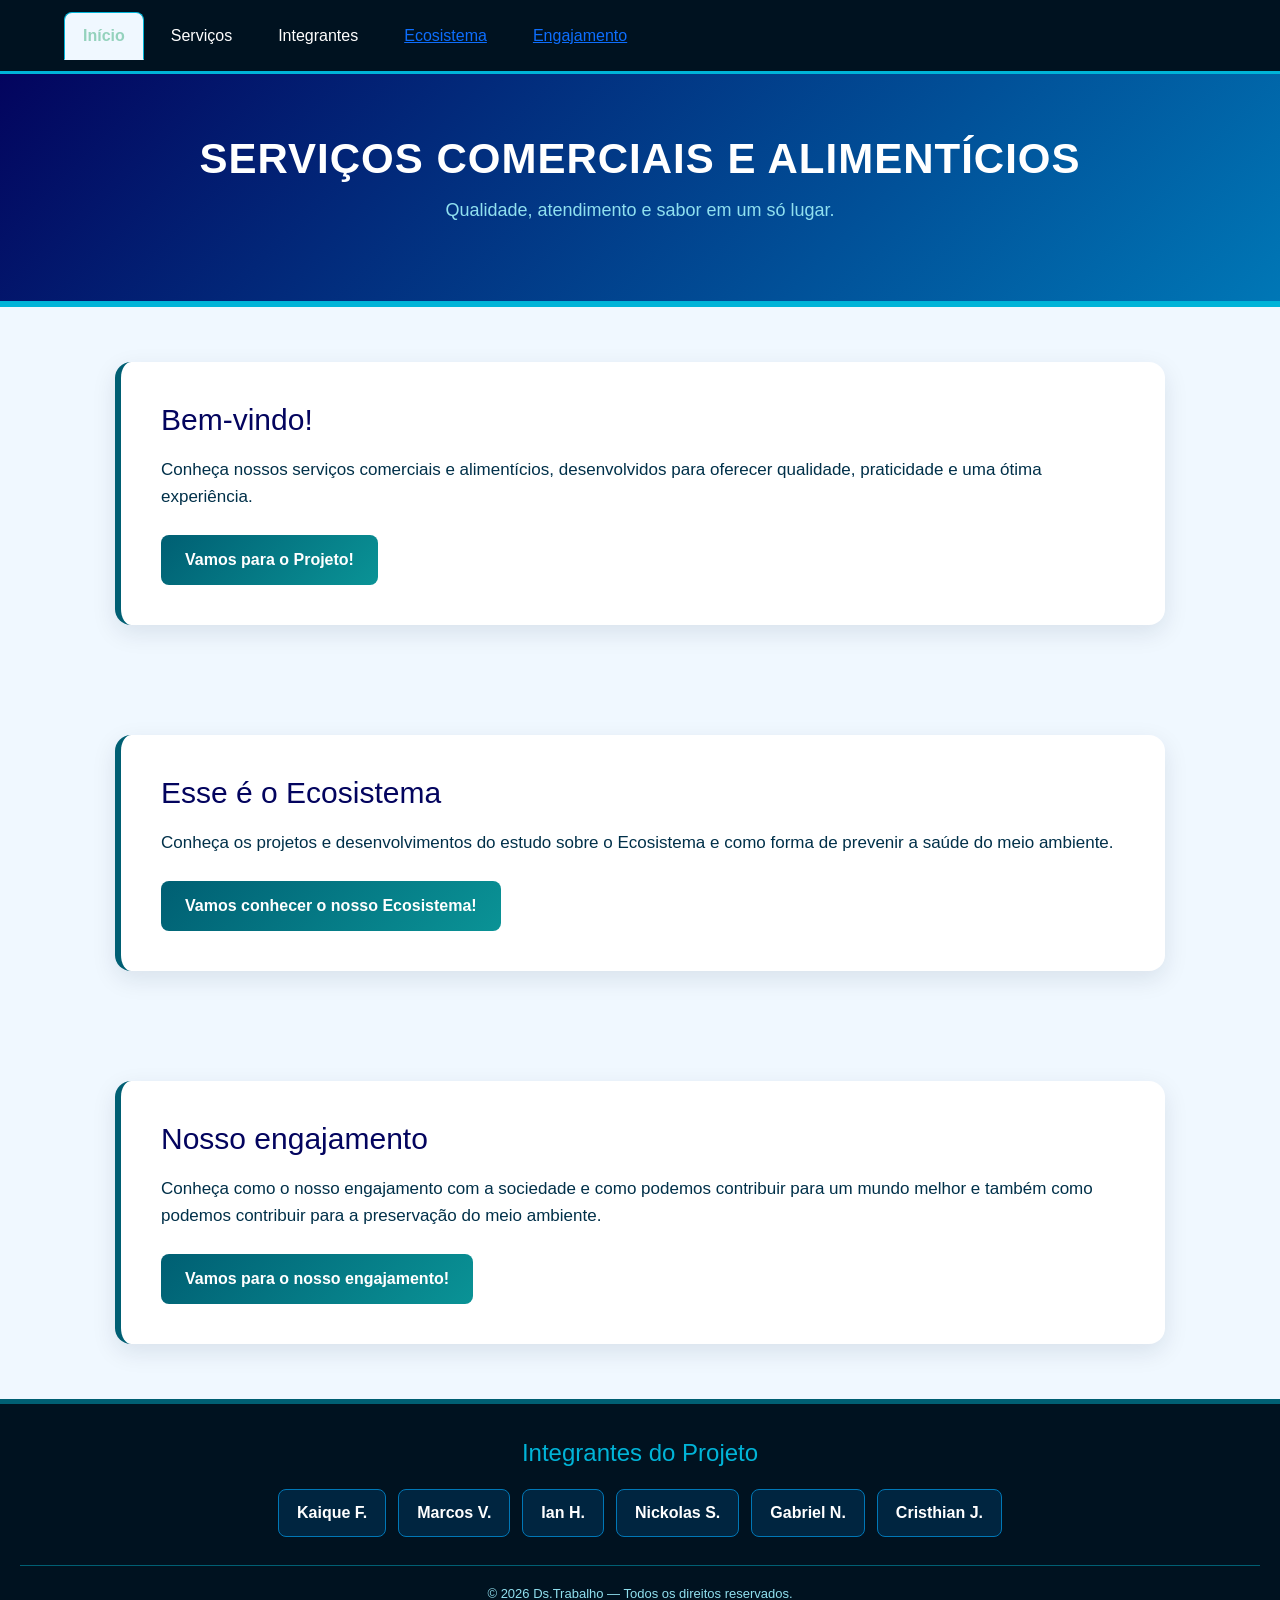
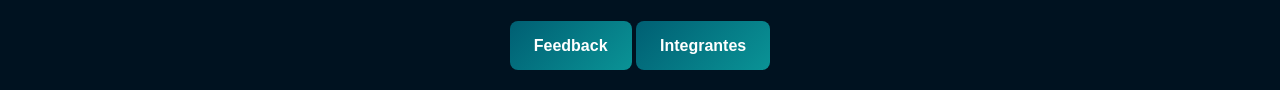
<file: index.html>
<!DOCTYPE html>
<html lang="pt-BR">
<head>
    <meta charset="UTF-8">
    <meta name="viewport" content="width=device-width, initial-scale=1.0">

    <title>Ds.Test | Serviços Comerciais</title>

    <link href="https://cdn.jsdelivr.net/npm/bootstrap@5.3.3/dist/css/bootstrap.min.css" rel="stylesheet">

    <link rel="stylesheet" href="ds2.css">
</head>

<body>

    <nav class="menu">
        <ul class="nav nav-tabs">
            <li class="nav-item">
                <a class="nav-link active" href="#">Início</a>
            </li>
            <li class="nav-item">
                <a class="nav-link" href="#servicos">Serviços</a>
            </li>
            <li class="nav-item">
                <a class="nav-link" href="#integrantes">Integrantes</a>
            </li>
            <li class="nav-link">
            <a href="page3.html" href="#page3.html">Ecosistema</a>
            </li>
            <li class="nav-link">
            <a href="page4.html" href="#page4.html">Engajamento</a>
            </li>
    
        </ul>
    </nav>

    <header class="cabecalho">
        <h1>Serviços Comerciais e Alimentícios</h1>
        <p>Qualidade, atendimento e sabor em um só lugar.</p>
    </header>

    <main class="conteudo" id="servicos">
        <section class="cartao">
            <h2>Bem-vindo!</h2>

            <p>
                Conheça nossos serviços comerciais e alimentícios,
                desenvolvidos para oferecer qualidade, praticidade
                e uma ótima experiência.
            </p>

            <a href="page2.html" class="botao">
                Vamos para o Projeto!
            </a>
        </section>
    </main>

    <main class="conteudo" id="servicos">
        <section class="cartao">
            <h2>Esse é o Ecosistema</h2>

            <p>
              Conheça os projetos e desenvolvimentos do estudo sobre o Ecosistema
              e como forma de prevenir a saúde do meio ambiente.
            </p>

            <a href="page3.html" class="botao">
                Vamos conhecer o nosso Ecosistema!
            </a>
        </section>
    </main>

    <main class="conteudo" id="servicos">
        <section class="cartao">
            <h2>Nosso engajamento</h2>

            <p>
              Conheça como o nosso engajamento com a sociedade e como podemos contribuir para um mundo melhor e também como podemos contribuir para a preservação do meio ambiente.
            </p>

            <a href="page4.html" class="botao">
                Vamos para o nosso engajamento!
            </a>
        </section>
    </main>


    <footer class="rodape" id="integrantes">
        <h2>Integrantes do Projeto</h2>

        <div class="integrantes">

            <div class="integrante" tabindex="0">
                <p>Kaique F.</p>
                <div class="email-integrante">
                    <span>E-mail</span>
                    <a href="mailto:kaique.batista@soucosin.com.br">
                        kaique.batista@soucosin.com.br
                    </a>
                </div>
            </div>

            <div class="integrante" tabindex="0">
                <p>Marcos V.</p>
                <div class="email-integrante">
                    <span>E-mail</span>
                    <a href="mailto:kaique.oliveira@soucosin.com.br">
                        marcos.oliveira@soucosin.com.br
                    </a>
                </div>
            </div>

            <div class="integrante" tabindex="0">
                <p>Ian H.</p>
                <div class="email-integrante">
                    <span>E-mail</span>
                    <a href="mailto:ian.hikawa@soucosin.com.br">
                        ian.hikawa@soucosin.com.br
                    </a>
                </div>
            </div>

            <div class="integrante" tabindex="0">
                <p>Nickolas S.</p>
                <div class="email-integrante">
                    <span>E-mail</span>
                    <a href="mailto:nickolas@soucosin.com.br">
                        nickolas.favaro@soucosin.com.br
                    </a>
                </div>
            </div>

            <div class="integrante" tabindex="0">
                <p>Gabriel N.</p>
                <div class="email-integrante">
                    <span>E-mail</span>
                    <a href="mailto:gabriel.santos@soucosin.com.br">
                        gabriel.santos@soucosin.com.br
                    </a>
                </div>
            </div>

            <div class="integrante" tabindex="0">
                <p>Cristhian J.</p>
                <div class="email-integrante">
                    <span>E-mail</span>
                    <a href="mailto:cristhian.jose@soucosin.com.br">
                        cristhian.jose@soucosin.com.br
                    </a>
                </div>
            </div>

        </div>

        <p class="creditos">
            © 2026 Ds.Trabalho — Todos os direitos reservados.
        </p>

        <a href="feedback.html" class="botao">
            Feedback
        </a>
        
        <a href="integrantes.html" class="botao">
            Integrantes
        </a>
    </footer>

</body>
</html>
</file>
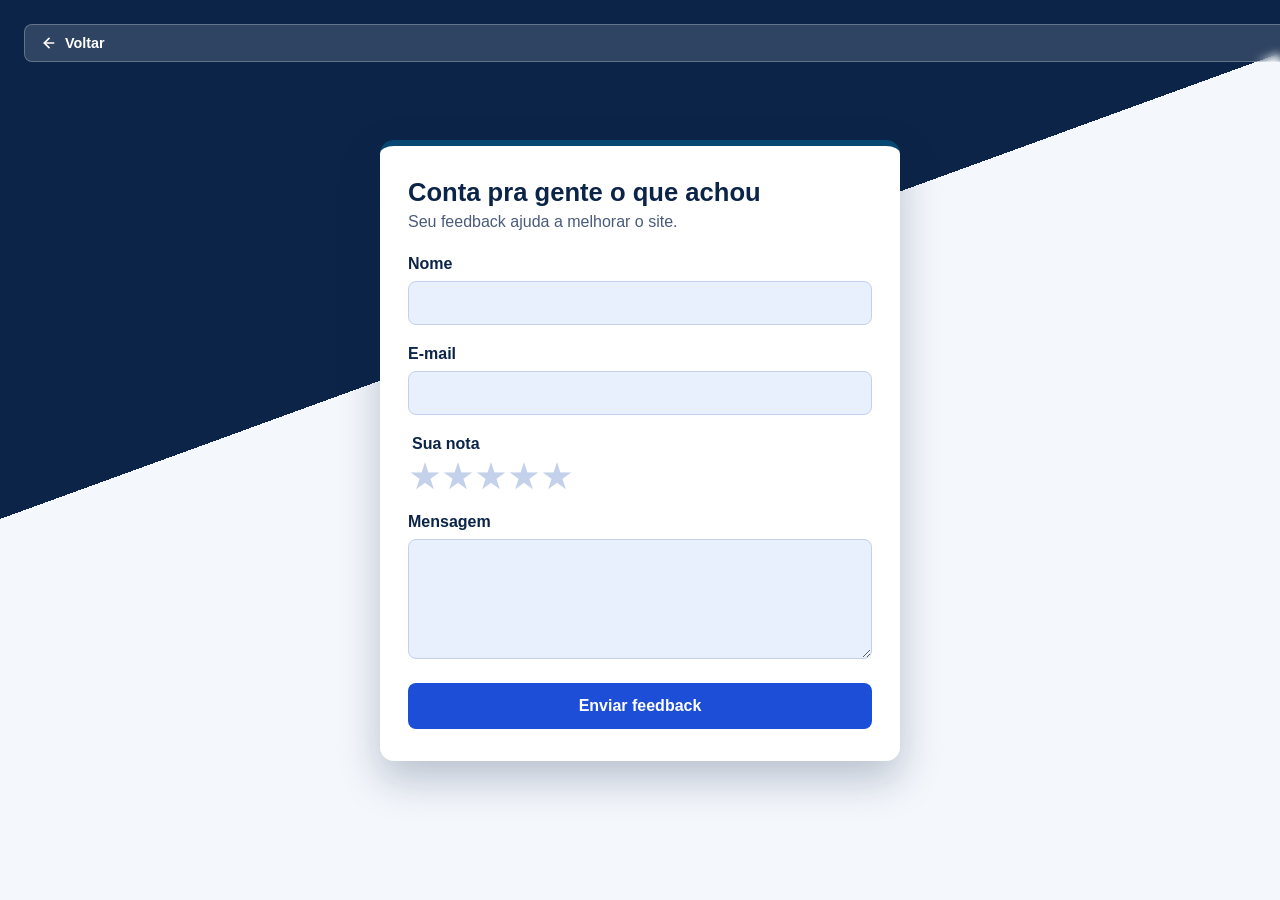
<file: feedback.html>
<!DOCTYPE html>
<html lang="pt-BR">
<head>
<meta charset="UTF-8">
<meta name="viewport" content="width=device-width, initial-scale=1">
<title>Feedback</title>
<style>
  :root {
    --azul-escuro: #0b2447;
    --azul: #1d4ed8;
    --azul-claro: #e8f0fe;
    --vermelho: #064772;
    --texto: #14213d;
    --borda: #c3d1ea;
    --fundo: #f4f7fc;
  }
  * { box-sizing: border-box; }
  body {
    margin: 0;
    min-height: 100vh;
    display: grid;
    place-items: center;
    padding: 24px;
    font-family: "Trebuchet MS", "Segoe UI", Arial, sans-serif;
    color: var(--texto);
    background: linear-gradient(160deg, var(--azul-escuro) 0 38%, var(--fundo) 38% 100%);
  }
  
  /* ESTILO DO BOTÃO VOLTAR */
  .btn-voltar {
    position: absolute;
    top: 24px;
    left: 24px;
    background: rgba(255, 255, 255, 0.15);
    color: #fff;
    border: 1px solid rgba(255, 255, 255, 0.25);
    padding: 10px 16px;
    border-radius: 8px;
    font-size: 0.9rem;
    font-weight: bold;
    cursor: pointer;
    display: inline-flex;
    align-items: center;
    gap: 8px;
    transition: all 0.2s ease;
    backdrop-filter: blur(4px);
  }
  .btn-voltar:hover {
    background: #fff;
    color: var(--azul-escuro);
    box-shadow: 0 4px 12px rgba(0, 0, 0, 0.15);
  }

  .cartao {
    width: 100%;
    max-width: 520px;
    background: #fff;
    border-radius: 14px;
    border-top: 6px solid var(--vermelho);
    box-shadow: 0 18px 40px rgba(11, 36, 71, .25);
    padding: 32px 28px;
  }
  h1 { margin: 0 0 6px; font-size: 1.6rem; color: var(--azul-escuro); }
  p.sub { margin: 0 0 24px; color: #4a5b7a; }
  label, legend { display: block; font-weight: 700; margin-bottom: 8px; color: var(--azul-escuro); }
  .campo { margin-bottom: 20px; border: 0; padding: 0; }
  input[type="text"], input[type="email"], textarea {
    width: 100%;
    padding: 12px 14px;
    border: 1.5px solid var(--borda);
    border-radius: 8px;
    font: inherit;
    color: inherit;
    background: var(--azul-claro);
  }
  textarea { min-height: 120px; resize: vertical; }
  input:focus, textarea:focus, button:focus-visible, .estrelas input:focus-visible + label {
    outline: 3px solid var(--azul);
    outline-offset: 2px;
  }
  .estrelas { display: flex; flex-direction: row-reverse; justify-content: flex-end; gap: 4px; }
  .estrelas input { position: absolute; opacity: 0; }
  .estrelas label {
    font-size: 2rem; line-height: 1; margin: 0; cursor: pointer;
    color: var(--borda);
  }
  .estrelas label:hover,
  .estrelas label:hover ~ label,
  .estrelas input:checked ~ label { color: var(--vermelho); }
  button {
    width: 100%;
    padding: 14px;
    border: 0;
    border-radius: 8px;
    background: var(--azul);
    color: #fff;
    font: inherit;
    font-weight: 700;
    cursor: pointer;
  }
  button:hover { background: var(--azul-escuro); }
  .ok { display: none; margin-top: 16px; padding: 12px; border-radius: 8px; background: var(--azul-claro); color: var(--azul-escuro); font-weight: 700; text-align: center; }
  .ok.visivel { display: block; }
</style>
</head>
<body>

  <!-- NOVO BOTÃO DE VOLTAR ADICIONADO AQUI -->
  <button class="btn-voltar" onclick="history.back()">
    <svg width="16" height="16" viewBox="0 0 24 24" fill="none" stroke="currentColor" stroke-width="2.5" stroke-linecap="round" stroke-linejoin="round"><line x1="19" y1="12" x2="5" y2="12"></line><polyline points="12 19 5 12 12 5"></polyline></svg>
    Voltar
  </button>

  <main class="cartao">
    <h1>Conta pra gente o que achou</h1>
    <p class="sub">Seu feedback ajuda a melhorar o site.</p>

    <form id="form">
      <div class="campo">
        <label for="nome">Nome</label>
        <input type="text" id="nome" name="nome" required>
      </div>

      <div class="campo">
        <label for="email">E-mail</label>
        <input type="email" id="email" name="email" required>
      </div>

      <fieldset class="campo">
        <legend>Sua nota</legend>
        <div class="estrelas">
          <input type="radio" id="n5" name="nota" value="5"><label for="n5" title="5 estrelas">★</label>
          <input type="radio" id="n4" name="nota" value="4"><label for="n4" title="4 estrelas">★</label>
          <input type="radio" id="n3" name="nota" value="3"><label for="n3" title="3 estrelas">★</label>
          <input type="radio" id="n2" name="nota" value="2"><label for="n2" title="2 estrelas">★</label>
          <input type="radio" id="n1" name="nota" value="1" required><label for="n1" title="1 estrela">★</label>
        </div>
      </fieldset>

      <div class="campo">
        <label for="mensagem">Mensagem</label>
        <textarea id="mensagem" name="mensagem" required></textarea>
      </div>

      <button type="submit">Enviar feedback</button>
      <div class="ok" id="ok" role="status">Feedback enviado. Obrigado!</div>
    </form>
  </main>

  <script>
    const EMAIL_DESTINO = 'kaique.batista@soucosin.com.br';

    const form = document.getElementById('form');
    const ok = document.getElementById('ok');
    const botao = form.querySelector('button');

    form.addEventListener('submit', async function (e) {
      e.preventDefault();
      botao.disabled = true;
      botao.textContent = 'Enviando...';
      ok.classList.remove('visivel');

      const dados = Object.fromEntries(new FormData(form));
      dados._subject = 'Novo feedback do site';
      dados._template = 'table';

      try {
        const resp = await fetch('https://formsubmit.co/ajax/' + encodeURIComponent(EMAIL_DESTINO), {
          method: 'POST',
          headers: { 'Content-Type': 'application/json', 'Accept': 'application/json' },
          body: JSON.stringify(dados)
        });
        if (!resp.ok) throw new Error('Falha no envio');
        ok.textContent = 'Feedback enviado. Obrigado!';
        form.reset();
      } catch (err) {
        ok.textContent = 'Não foi possível enviar. Tente novamente.';
      }
      ok.classList.add('visivel');
      botao.disabled = false;
      botao.textContent = 'Enviar feedback';
    });
  </script>
</body>
</html>
</file>
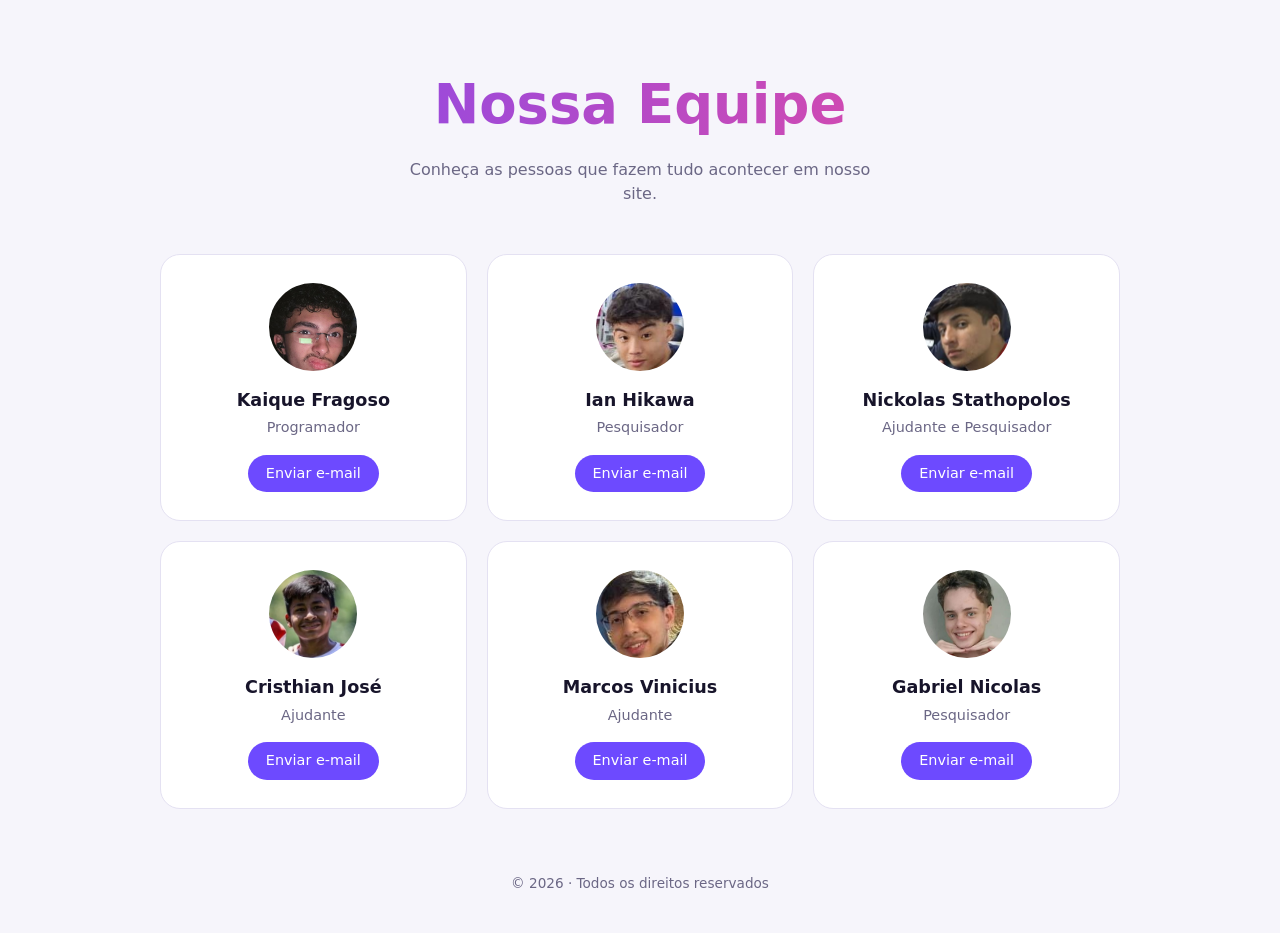
<file: integrantes.html>
<!DOCTYPE html>
<html lang="pt-BR">
<head>
<meta charset="utf-8">
<meta name="viewport" content="width=device-width, initial-scale=1, viewport-fit=cover">
<title>Nossa Equipe</title>
<style>
:root{--bg:#f6f5fb;--card:#fff;--tx:#17142a;--mu:#6b6785;--ac:#6d4aff;--ac2:#ff4a8d;--bd:#e4e1f2;
box-sizing:border-box;padding-top:env(safe-area-inset-top,0px);padding-bottom:env(safe-area-inset-bottom,0px)}
@media (prefers-color-scheme:dark){:root:not([data-theme="light"]){--bg:#0f0d1a;--card:#1a1730;--tx:#f1effc;--mu:#a09cc0;--ac:#9b82ff;--ac2:#ff6fa5;--bd:#2c2850}}
:root[data-theme="dark"]{--bg:#0f0d1a;--card:#1a1730;--tx:#f1effc;--mu:#a09cc0;--ac:#9b82ff;--ac2:#ff6fa5;--bd:#2c2850}
html{scroll-padding-top:env(safe-area-inset-top,0px)}
*{box-sizing:border-box}
body{margin:0;background:var(--bg);color:var(--tx);font-family:system-ui,-apple-system,"Segoe UI",Roboto,sans-serif;line-height:1.5}
header{text-align:center;padding:64px 20px 32px}
header h1{font-size:clamp(2rem,6vw,3.4rem);margin:0 0 12px;background:linear-gradient(90deg,var(--ac),var(--ac2));-webkit-background-clip:text;background-clip:text;color:transparent}
header p{margin:0 auto;max-width:480px;color:var(--mu)}
main{max-width:1000px;margin:0 auto;padding:16px 20px 64px;display:grid;grid-template-columns:repeat(auto-fit,minmax(260px,1fr));gap:20px}
.card{background:var(--card);border:1px solid var(--bd);border-radius:20px;padding:28px 20px;text-align:center;transition:transform .2s,box-shadow .2s}
.card:hover{transform:translateY(-4px);box-shadow:0 12px 30px rgba(109,74,255,.18)}
.av{position:relative;overflow:hidden;width:88px;height:88px;border-radius:50%;margin:0 auto 16px;display:grid;place-items:center;font-size:1.9rem;font-weight:700;color:#fff;background:linear-gradient(135deg,var(--ac),var(--ac2))}
.av.tem-foto{background:none}
.av img{position:absolute;inset:0;width:100%;height:100%;object-fit:cover;object-position:center 25%}
.card h2{margin:0 0 4px;font-size:1.1rem}
.card .role{color:var(--mu);font-size:.9rem;margin-bottom:16px}
.card a{display:inline-block;padding:8px 18px;border-radius:999px;background:var(--ac);color:#fff;text-decoration:none;font-size:.9rem}
footer{text-align:center;color:var(--mu);padding:0 20px 40px;font-size:.85rem}
</style>
</head>
<body>
<header>
<h1>Nossa Equipe</h1>
<p>Conheça as pessoas que fazem tudo acontecer em nosso site.</p>
</header>
<main id="grid"></main>
<footer>© 2026 · Todos os direitos reservados</footer>
<script>
// Edite aqui: preencha "email", "cargo" e "foto" (ex.: "fotos/kaique.jpg") de cada integrante
var membros=[
{nome:"Kaique Fragoso",cargo:"Programador",email:"kaique.fragoso@soucosin.com.br",foto:"Kaique.jpg"},
{nome:"Ian Hikawa",cargo:"Pesquisador",email:"ian.hikawa@soucosin.com.br",foto:"Ian.jpg"},
{nome:"Nickolas Stathopolos",cargo:"Ajudante e Pesquisador",email:"nickolas.stathopolos@soucosin.com.br",foto:"Nickolas.jpg"},
{nome:"Cristhian José",cargo:"Ajudante",email:"cristhian.sjose@soucosin.com.br",foto:"Cristhian.jpg"},
{nome:"Marcos Vinicius",cargo:"Ajudante",email:"marcos.vinicius@soucosin.com.br",foto:"Marcos.jpg"},
{nome:"Gabriel Nicolas",cargo:"Pesquisador",email:"gabriel.nicolas@soucosin.com.br",foto:"Biel.jpg"}
];
var g=document.getElementById("grid");
membros.forEach(function(m){
var p=m.nome.split(" "),ini=(p[0][0]+p[p.length-1][0]).toUpperCase();
var c=document.createElement("div");c.className="card";
var av=document.createElement("div");av.className="av";av.textContent=ini;
if(m.foto){var im=document.createElement("img");im.alt=m.nome;im.src=m.foto;im.onload=function(){av.textContent="";av.classList.add("tem-foto");av.append(im);};}
var h=document.createElement("h2");h.textContent=m.nome;
var r=document.createElement("div");r.className="role";r.textContent=m.cargo;
c.append(av,h,r);
if(m.email){var a=document.createElement("a");a.href="mailto:"+m.email;a.textContent="Enviar e-mail";c.append(a);}
g.append(c);
});
</script>
</body>
</html>
</file>
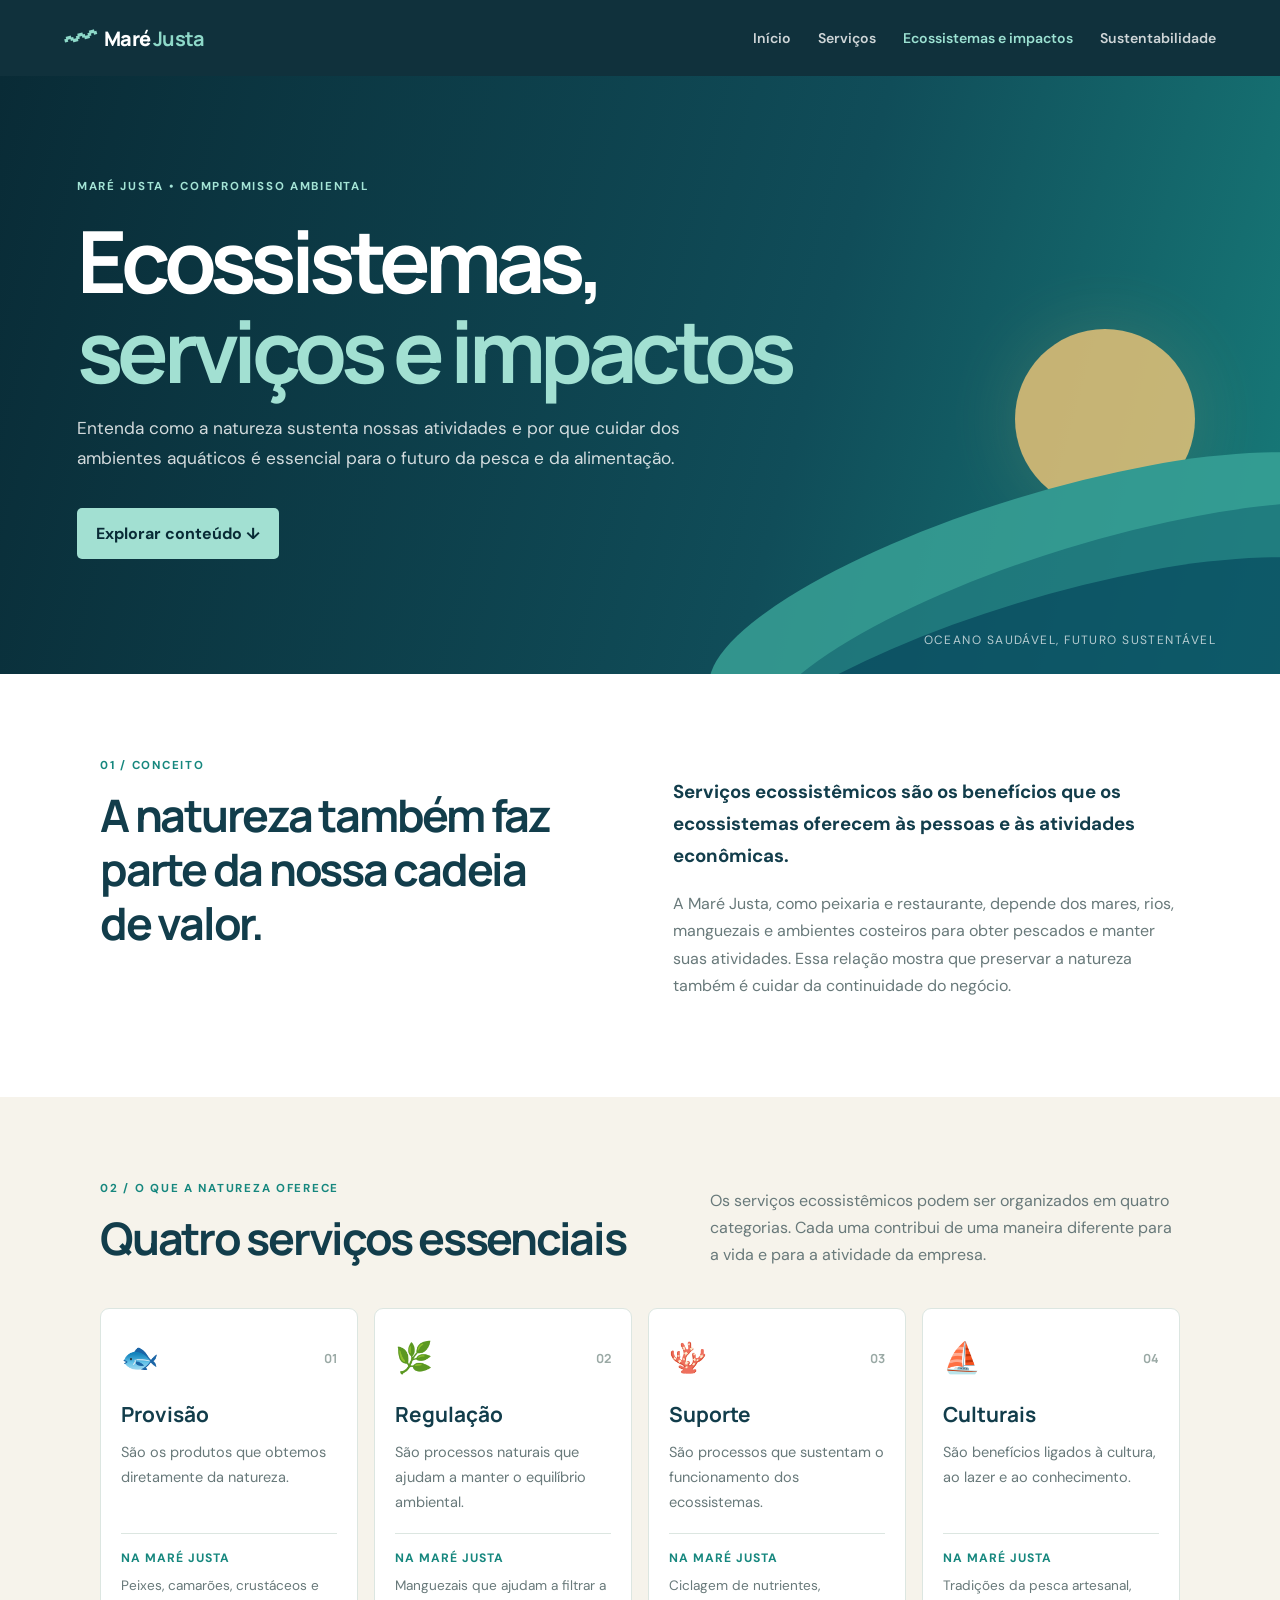
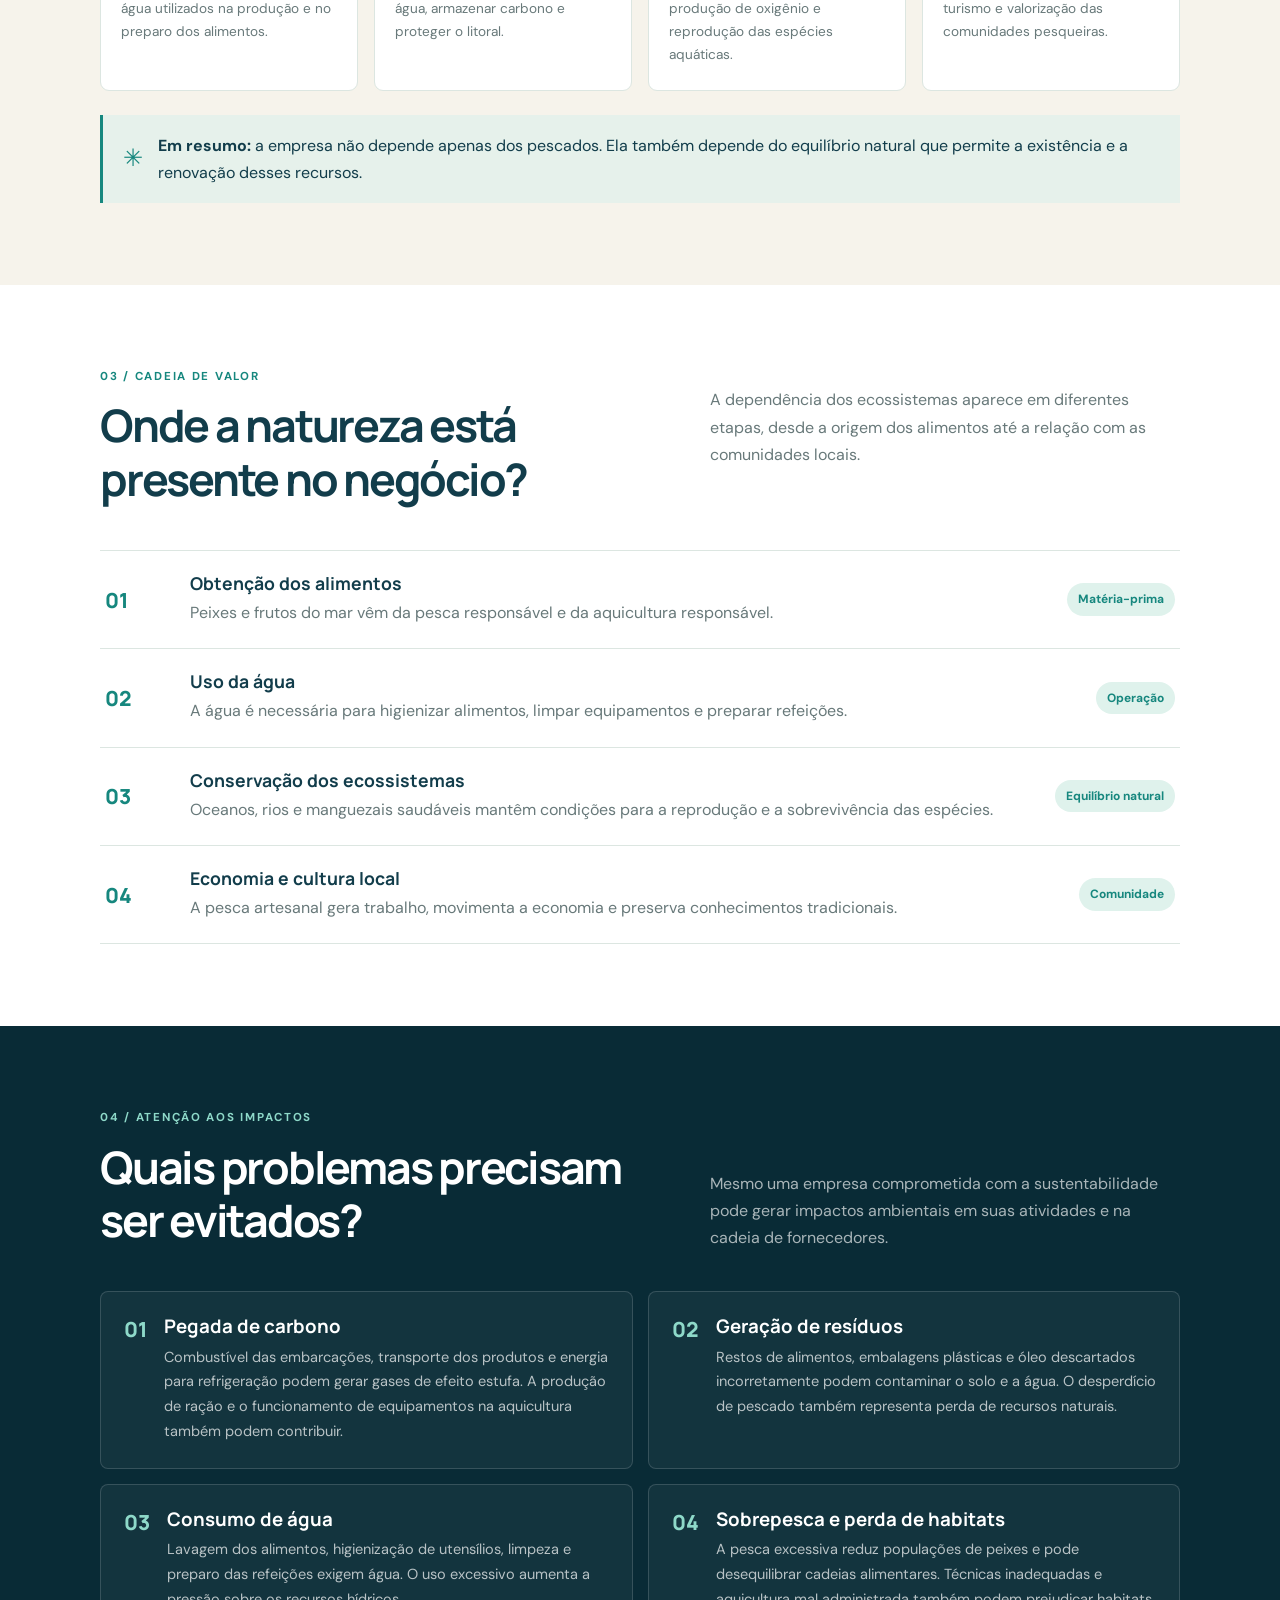
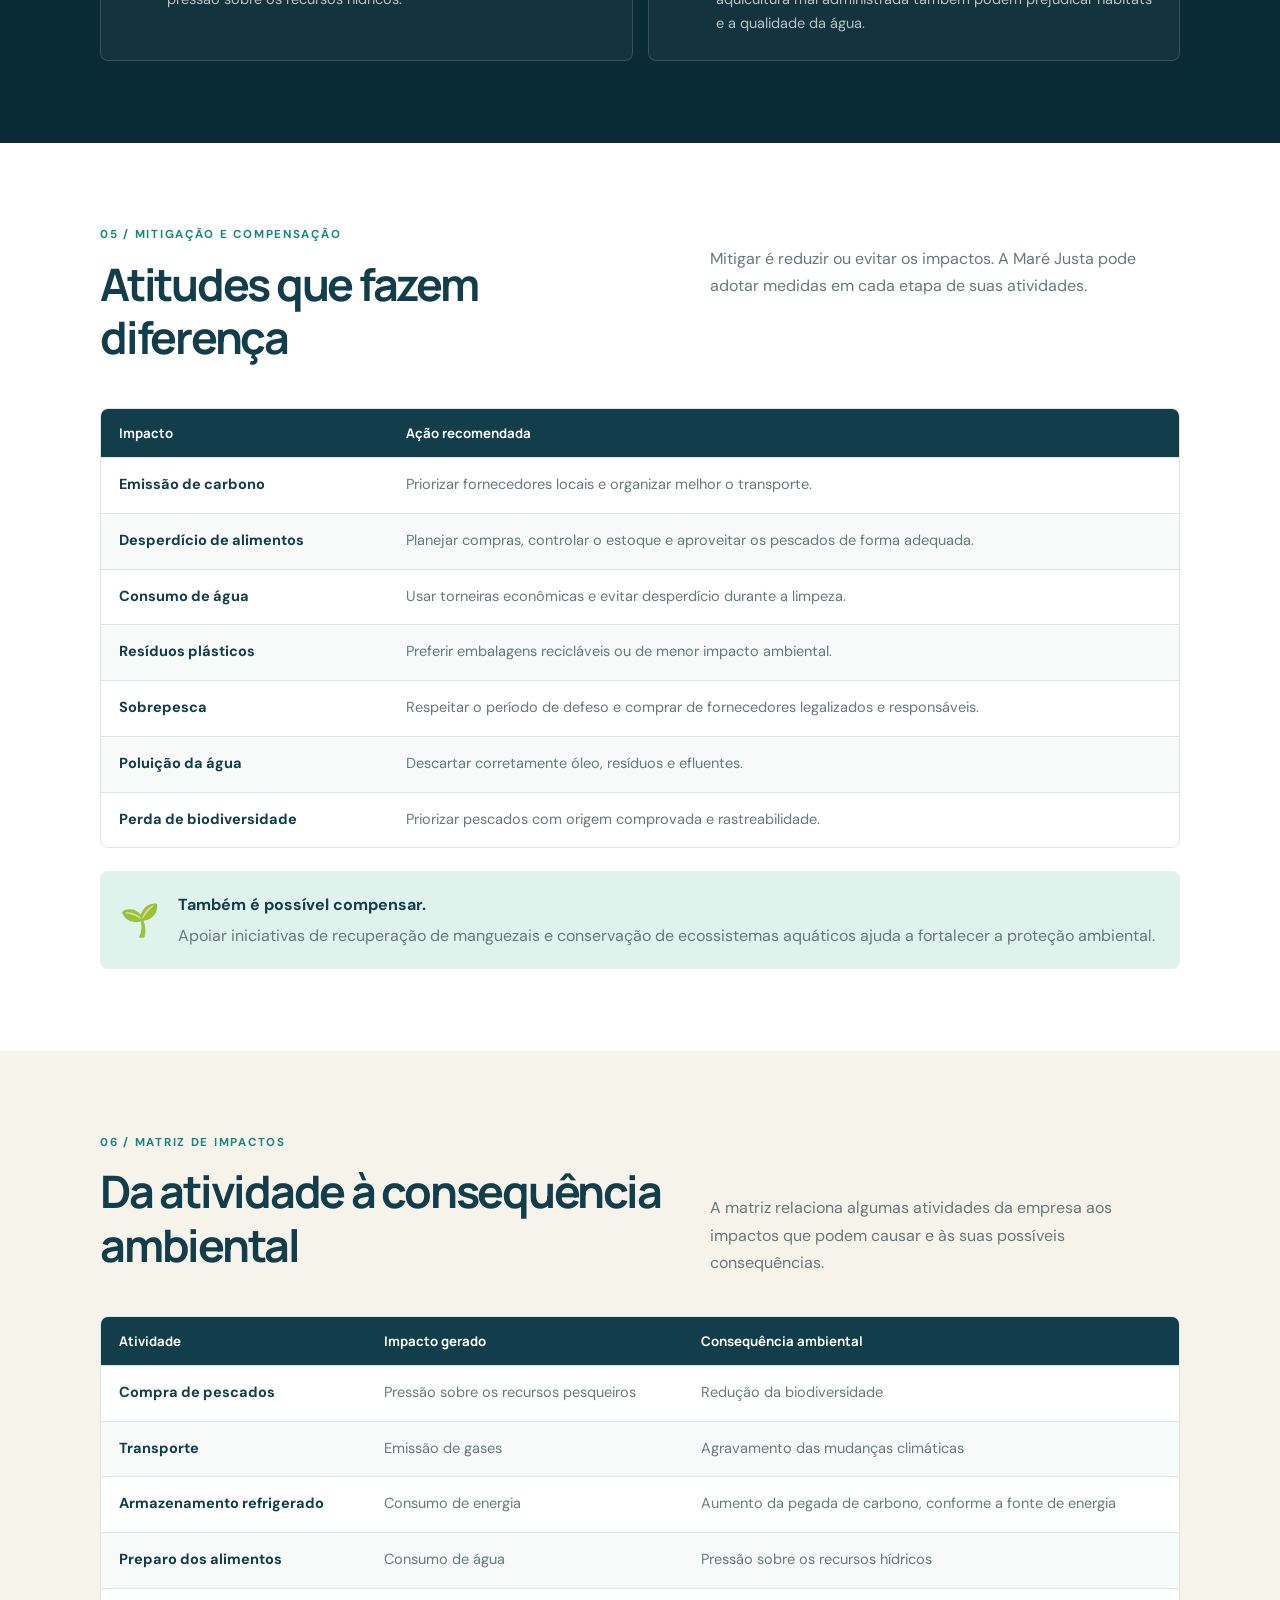
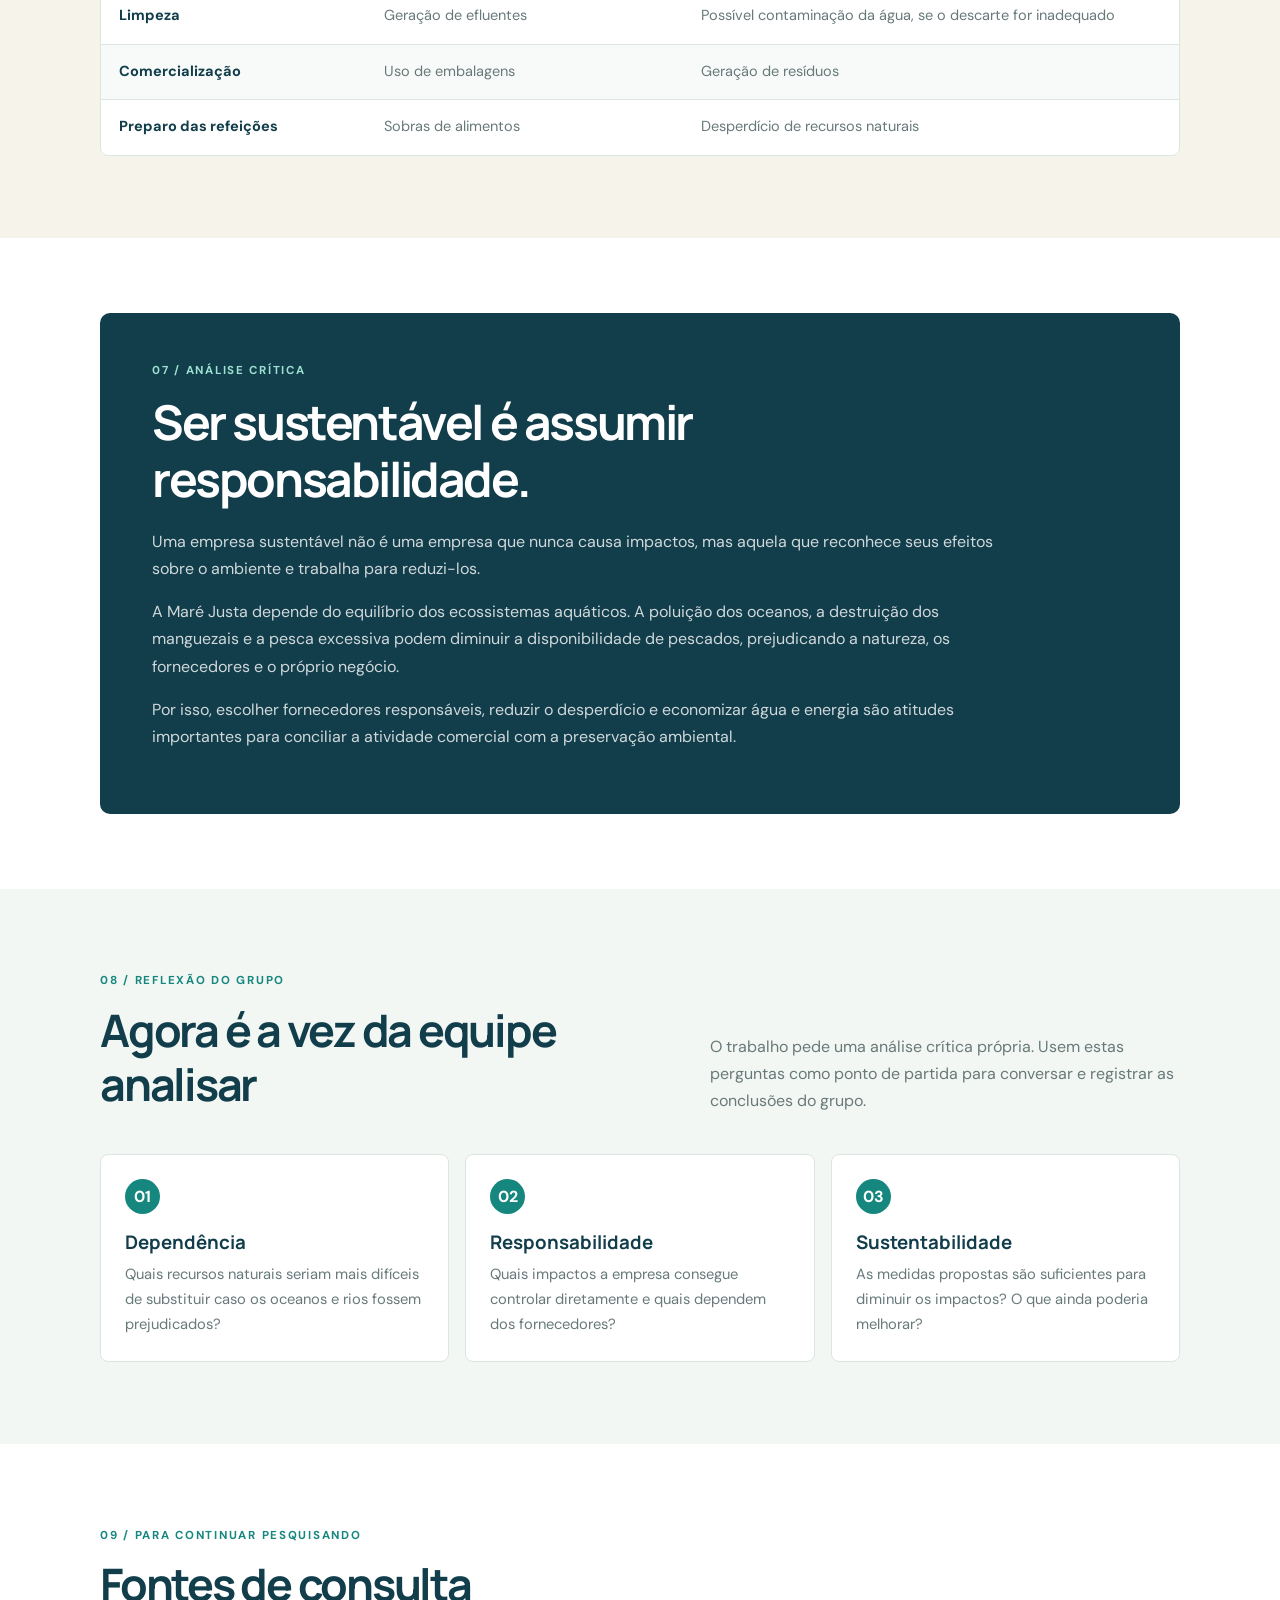
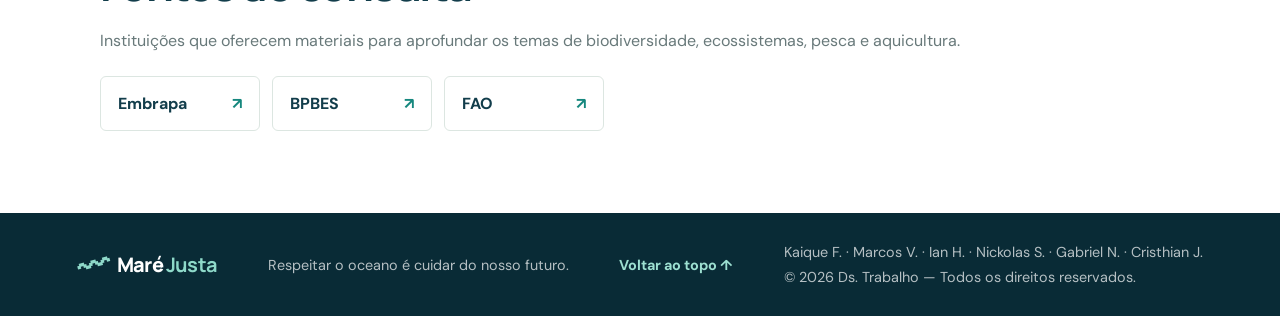
<file: page3.html>
<!DOCTYPE html>
<html lang="pt-BR">
<head>
    <meta charset="UTF-8">
    <meta name="viewport" content="width=device-width, initial-scale=1.0">

    <title>Ecossistemas e Impactos | Maré Justa</title>

    <link rel="stylesheet" href="page3.css">
    <script src="page3.js" defer></script>
</head>

<body>

<header class="site-header">
    <nav class="navbar">

        <a class="brand" href="index.html">
            <span class="brand-icon">〰</span>
            <span>Maré <b>Justa</b></span>
        </a>

        <button class="menu-toggle" id="menuToggle">
            ☰
        </button>

        <ul class="nav-links" id="navLinks">
            <li><a href="index.html">Início</a></li>
            <li><a href="index.html#servicos">Serviços</a></li>
            <li><a class="active" href="#topo">Ecossistemas e impactos</a></li>
            <li><a href="#solucoes">Sustentabilidade</a></li>
        </ul>

    </nav>
</header>

<main id="topo">

    <!-- APRESENTAÇÃO -->

    <section class="page-hero">

        <div class="hero-inner">

            <span class="eyebrow">
                Maré Justa • Compromisso ambiental
            </span>

            <h1>
                Ecossistemas,
                <em>serviços e impactos</em>
            </h1>

            <p>
                Entenda como a natureza sustenta nossas atividades
                e por que cuidar dos ambientes aquáticos é essencial
                para o futuro da pesca e da alimentação.
            </p>

            <a class="cta" href="#servicos">
                Explorar conteúdo ↓
            </a>

        </div>

        <div class="hero-art">
            <div class="sun"></div>
            <div class="wave wave-one"></div>
            <div class="wave wave-two"></div>
            <div class="wave wave-three"></div>
        </div>

        <div class="hero-bottom-label">
            Oceano saudável, futuro sustentável
        </div>

    </section>

    <!-- INTRODUÇÃO -->

    <section class="intro section-shell">

        <div class="section-kicker">01 / Conceito</div>

        <div class="intro-grid">

            <h2>
                A natureza também faz parte da nossa cadeia de valor.
            </h2>

            <div>

                <p class="intro-lead">
                    Serviços ecossistêmicos são os benefícios que
                    os ecossistemas oferecem às pessoas e às
                    atividades econômicas.
                </p>

                <p>
                    A Maré Justa, como peixaria e restaurante,
                    depende dos mares, rios, manguezais e ambientes
                    costeiros para obter pescados e manter suas
                    atividades. Essa relação mostra que preservar
                    a natureza também é cuidar da continuidade
                    do negócio.
                </p>

            </div>

        </div>

    </section>

    <!-- SERVIÇOS ECOSSISTÊMICOS -->

    <section class="services-section" id="servicos">

        <div class="section-shell">

            <div class="section-heading">

                <div>
                    <div class="section-kicker">
                        02 / O que a natureza oferece
                    </div>

                    <h2>Quatro serviços essenciais</h2>
                </div>

                <p>
                    Os serviços ecossistêmicos podem ser organizados
                    em quatro categorias. Cada uma contribui de
                    uma maneira diferente para a vida e para
                    a atividade da empresa.
                </p>

            </div>

            <div class="service-grid">

                <article class="service-card">

                    <div class="service-top">
                        <span class="service-symbol">🐟</span>
                        <span class="card-index">01</span>
                    </div>

                    <h3>Provisão</h3>

                    <p>
                        São os produtos que obtemos diretamente
                        da natureza.
                    </p>

                    <div class="card-example">
                        <b>Na Maré Justa</b>
                        Peixes, camarões, crustáceos e água
                        utilizados na produção e no preparo
                        dos alimentos.
                    </div>

                </article>

                <article class="service-card">

                    <div class="service-top">
                        <span class="service-symbol">🌿</span>
                        <span class="card-index">02</span>
                    </div>

                    <h3>Regulação</h3>

                    <p>
                        São processos naturais que ajudam a
                        manter o equilíbrio ambiental.
                    </p>

                    <div class="card-example">
                        <b>Na Maré Justa</b>
                        Manguezais que ajudam a filtrar a água,
                        armazenar carbono e proteger o litoral.
                    </div>

                </article>

                <article class="service-card">

                    <div class="service-top">
                        <span class="service-symbol">🪸</span>
                        <span class="card-index">03</span>
                    </div>

                    <h3>Suporte</h3>

                    <p>
                        São processos que sustentam o
                        funcionamento dos ecossistemas.
                    </p>

                    <div class="card-example">
                        <b>Na Maré Justa</b>
                        Ciclagem de nutrientes, produção de
                        oxigênio e reprodução das espécies aquáticas.
                    </div>

                </article>

                <article class="service-card">

                    <div class="service-top">
                        <span class="service-symbol">⛵</span>
                        <span class="card-index">04</span>
                    </div>

                    <h3>Culturais</h3>

                    <p>
                        São benefícios ligados à cultura,
                        ao lazer e ao conhecimento.
                    </p>

                    <div class="card-example">
                        <b>Na Maré Justa</b>
                        Tradições da pesca artesanal, turismo
                        e valorização das comunidades pesqueiras.
                    </div>

                </article>

            </div>

            <div class="highlight-note">
                <span>✳</span>

                <p>
                    <b>Em resumo:</b> a empresa não depende apenas
                    dos pescados. Ela também depende do equilíbrio
                    natural que permite a existência e a renovação
                    desses recursos.
                </p>
            </div>

        </div>

    </section>

    <!-- CADEIA DE VALOR -->

    <section class="chain-section section-shell">

        <div class="section-kicker">03 / Cadeia de valor</div>

        <div class="section-heading">

            <h2>Onde a natureza está presente no negócio?</h2>

            <p>
                A dependência dos ecossistemas aparece em diferentes
                etapas, desde a origem dos alimentos até a relação
                com as comunidades locais.
            </p>

        </div>

        <div class="chain-list">

            <article>
                <span class="chain-number">01</span>

                <div>
                    <h3>Obtenção dos alimentos</h3>
                    <p>
                        Peixes e frutos do mar vêm da pesca
                        responsável e da aquicultura responsável.
                    </p>
                </div>

                <span class="chain-tag">Matéria-prima</span>
            </article>

            <article>
                <span class="chain-number">02</span>

                <div>
                    <h3>Uso da água</h3>
                    <p>
                        A água é necessária para higienizar alimentos,
                        limpar equipamentos e preparar refeições.
                    </p>
                </div>

                <span class="chain-tag">Operação</span>
            </article>

            <article>
                <span class="chain-number">03</span>

                <div>
                    <h3>Conservação dos ecossistemas</h3>
                    <p>
                        Oceanos, rios e manguezais saudáveis mantêm
                        condições para a reprodução e a sobrevivência
                        das espécies.
                    </p>
                </div>

                <span class="chain-tag">Equilíbrio natural</span>
            </article>

            <article>
                <span class="chain-number">04</span>

                <div>
                    <h3>Economia e cultura local</h3>
                    <p>
                        A pesca artesanal gera trabalho, movimenta
                        a economia e preserva conhecimentos tradicionais.
                    </p>
                </div>

                <span class="chain-tag">Comunidade</span>
            </article>

        </div>

    </section>

    <!-- IMPACTOS AMBIENTAIS -->

    <section class="impacts-section" id="impactos">

        <div class="section-shell">

            <div class="section-heading light-heading">

                <div>
                    <div class="section-kicker">
                        04 / Atenção aos impactos
                    </div>

                    <h2>Quais problemas precisam ser evitados?</h2>
                </div>

                <p>
                    Mesmo uma empresa comprometida com a
                    sustentabilidade pode gerar impactos
                    ambientais em suas atividades e na
                    cadeia de fornecedores.
                </p>

            </div>

            <div class="impact-grid">

                <article class="impact-card">

                    <span>01</span>

                    <div>
                        <h3>Pegada de carbono</h3>

                        <p>
                            Combustível das embarcações, transporte
                            dos produtos e energia para refrigeração
                            podem gerar gases de efeito estufa.
                            A produção de ração e o funcionamento
                            de equipamentos na aquicultura também
                            podem contribuir.
                        </p>
                    </div>

                </article>

                <article class="impact-card">

                    <span>02</span>

                    <div>
                        <h3>Geração de resíduos</h3>

                        <p>
                            Restos de alimentos, embalagens plásticas
                            e óleo descartados incorretamente podem
                            contaminar o solo e a água. O desperdício
                            de pescado também representa perda de
                            recursos naturais.
                        </p>
                    </div>

                </article>

                <article class="impact-card">

                    <span>03</span>

                    <div>
                        <h3>Consumo de água</h3>

                        <p>
                            Lavagem dos alimentos, higienização
                            de utensílios, limpeza e preparo das
                            refeições exigem água. O uso excessivo
                            aumenta a pressão sobre os recursos hídricos.
                        </p>
                    </div>

                </article>

                <article class="impact-card">

                    <span>04</span>

                    <div>
                        <h3>Sobrepesca e perda de habitats</h3>

                        <p>
                            A pesca excessiva reduz populações
                            de peixes e pode desequilibrar cadeias
                            alimentares. Técnicas inadequadas e
                            aquicultura mal administrada também
                            podem prejudicar habitats e a qualidade
                            da água.
                        </p>
                    </div>

                </article>

            </div>

        </div>

    </section>

    <!-- SOLUÇÕES -->

    <section class="solutions-section section-shell" id="solucoes">

        <div class="section-kicker">
            05 / Mitigação e compensação
        </div>

        <div class="section-heading">

            <h2>Atitudes que fazem diferença</h2>

            <p>
                Mitigar é reduzir ou evitar os impactos.
                A Maré Justa pode adotar medidas em cada
                etapa de suas atividades.
            </p>

        </div>

        <div class="solution-table-wrap">

            <table>

                <thead>
                    <tr>
                        <th>Impacto</th>
                        <th>Ação recomendada</th>
                    </tr>
                </thead>

                <tbody>

                    <tr>
                        <td>Emissão de carbono</td>
                        <td>
                            Priorizar fornecedores locais e
                            organizar melhor o transporte.
                        </td>
                    </tr>

                    <tr>
                        <td>Desperdício de alimentos</td>
                        <td>
                            Planejar compras, controlar o estoque
                            e aproveitar os pescados de forma adequada.
                        </td>
                    </tr>

                    <tr>
                        <td>Consumo de água</td>
                        <td>
                            Usar torneiras econômicas e evitar
                            desperdício durante a limpeza.
                        </td>
                    </tr>

                    <tr>
                        <td>Resíduos plásticos</td>
                        <td>
                            Preferir embalagens recicláveis ou
                            de menor impacto ambiental.
                        </td>
                    </tr>

                    <tr>
                        <td>Sobrepesca</td>
                        <td>
                            Respeitar o período de defeso e comprar
                            de fornecedores legalizados e responsáveis.
                        </td>
                    </tr>

                    <tr>
                        <td>Poluição da água</td>
                        <td>
                            Descartar corretamente óleo,
                            resíduos e efluentes.
                        </td>
                    </tr>

                    <tr>
                        <td>Perda de biodiversidade</td>
                        <td>
                            Priorizar pescados com origem comprovada
                            e rastreabilidade.
                        </td>
                    </tr>

                </tbody>

            </table>

        </div>

        <div class="compensation">

            <div class="compensation-icon">🌱</div>

            <div>
                <b>Também é possível compensar.</b>

                <p>
                    Apoiar iniciativas de recuperação de manguezais
                    e conservação de ecossistemas aquáticos ajuda
                    a fortalecer a proteção ambiental.
                </p>
            </div>

        </div>

    </section>

    <!-- MATRIZ DE IMPACTOS -->

    <section class="matrix-section">

        <div class="section-shell">

            <div class="section-kicker">06 / Matriz de impactos</div>

            <div class="section-heading">

                <h2>Da atividade à consequência ambiental</h2>

                <p>
                    A matriz relaciona algumas atividades da
                    empresa aos impactos que podem causar e
                    às suas possíveis consequências.
                </p>

            </div>

            <div class="solution-table-wrap">

                <table>

                    <thead>
                        <tr>
                            <th>Atividade</th>
                            <th>Impacto gerado</th>
                            <th>Consequência ambiental</th>
                        </tr>
                    </thead>

                    <tbody>

                        <tr>
                            <td>Compra de pescados</td>
                            <td>Pressão sobre os recursos pesqueiros</td>
                            <td>Redução da biodiversidade</td>
                        </tr>

                        <tr>
                            <td>Transporte</td>
                            <td>Emissão de gases</td>
                            <td>Agravamento das mudanças climáticas</td>
                        </tr>

                        <tr>
                            <td>Armazenamento refrigerado</td>
                            <td>Consumo de energia</td>
                            <td>
                                Aumento da pegada de carbono,
                                conforme a fonte de energia
                            </td>
                        </tr>

                        <tr>
                            <td>Preparo dos alimentos</td>
                            <td>Consumo de água</td>
                            <td>Pressão sobre os recursos hídricos</td>
                        </tr>

                        <tr>
                            <td>Limpeza</td>
                            <td>Geração de efluentes</td>
                            <td>
                                Possível contaminação da água,
                                se o descarte for inadequado
                            </td>
                        </tr>

                        <tr>
                            <td>Comercialização</td>
                            <td>Uso de embalagens</td>
                            <td>Geração de resíduos</td>
                        </tr>

                        <tr>
                            <td>Preparo das refeições</td>
                            <td>Sobras de alimentos</td>
                            <td>Desperdício de recursos naturais</td>
                        </tr>

                    </tbody>

                </table>

            </div>

        </div>

    </section>

    <!-- ANÁLISE CRÍTICA -->

    <section class="critical-section section-shell">

        <div class="critical-panel">

            <div class="section-kicker">
                07 / Análise crítica
            </div>

            <h2>
                Ser sustentável é assumir responsabilidade.
            </h2>

            <p>
                Uma empresa sustentável não é uma empresa que
                nunca causa impactos, mas aquela que reconhece
                seus efeitos sobre o ambiente e trabalha
                para reduzi-los.
            </p>

            <p>
                A Maré Justa depende do equilíbrio dos
                ecossistemas aquáticos. A poluição dos oceanos,
                a destruição dos manguezais e a pesca excessiva
                podem diminuir a disponibilidade de pescados,
                prejudicando a natureza, os fornecedores e
                o próprio negócio.
            </p>

            <p>
                Por isso, escolher fornecedores responsáveis,
                reduzir o desperdício e economizar água e energia
                são atitudes importantes para conciliar a
                atividade comercial com a preservação ambiental.
            </p>

        </div>

    </section>

    <!-- REFLEXÃO DO GRUPO -->

    <section class="group-section">

        <div class="section-shell">

            <div class="section-kicker">
                08 / Reflexão do grupo
            </div>

            <div class="section-heading">

                <h2>Agora é a vez da equipe analisar</h2>

                <p>
                    O trabalho pede uma análise crítica própria.
                    Usem estas perguntas como ponto de partida
                    para conversar e registrar as conclusões do grupo.
                </p>

            </div>

            <div class="reflection-grid">

                <article>
                    <span>01</span>
                    <h3>Dependência</h3>

                    <p>
                        Quais recursos naturais seriam mais
                        difíceis de substituir caso os oceanos
                        e rios fossem prejudicados?
                    </p>
                </article>

                <article>
                    <span>02</span>
                    <h3>Responsabilidade</h3>

                    <p>
                        Quais impactos a empresa consegue
                        controlar diretamente e quais dependem
                        dos fornecedores?
                    </p>
                </article>

                <article>
                    <span>03</span>
                    <h3>Sustentabilidade</h3>

                    <p>
                        As medidas propostas são suficientes
                        para diminuir os impactos? O que ainda
                        poderia melhorar?
                    </p>
                </article>

            </div>

        </div>

    </section>

    <!-- FONTES -->

    <section class="sources-section section-shell">

        <div class="section-kicker">
            09 / Para continuar pesquisando
        </div>

        <h2>Fontes de consulta</h2>

        <p>
            Instituições que oferecem materiais para aprofundar
            os temas de biodiversidade, ecossistemas, pesca
            e aquicultura.
        </p>

        <div class="source-links">

            <a href="https://www.embrapa.br/"
               target="_blank" rel="noopener">
                Embrapa <span>↗</span>
            </a>

            <a href="https://www.bpbes.net.br/"
               target="_blank" rel="noopener">
                BPBES <span>↗</span>
            </a>

            <a href="https://www.fao.org/"
               target="_blank" rel="noopener">
                FAO <span>↗</span>
            </a>

        </div>

    </section>

</main>

<!-- RODAPÉ -->

<footer class="footer">

    <a class="brand" href="index.html">
        <span class="brand-icon">〰</span>
        <span>Maré <b>Justa</b></span>
    </a>

    <p>
        Respeitar o oceano é cuidar do nosso futuro.
    </p>

    <a href="#topo" class="top-link">
        Voltar ao topo ↑
    </a>
<footer class="rodape">
        <p>Kaique F. · Marcos V. · Ian H. · Nickolas S. · Gabriel N. · Cristhian J.</p>
        <p class="creditos">© 2026 Ds. Trabalho — Todos os direitos reservados.</p>
    </footer>
</footer>

</body>
</html>
</file>
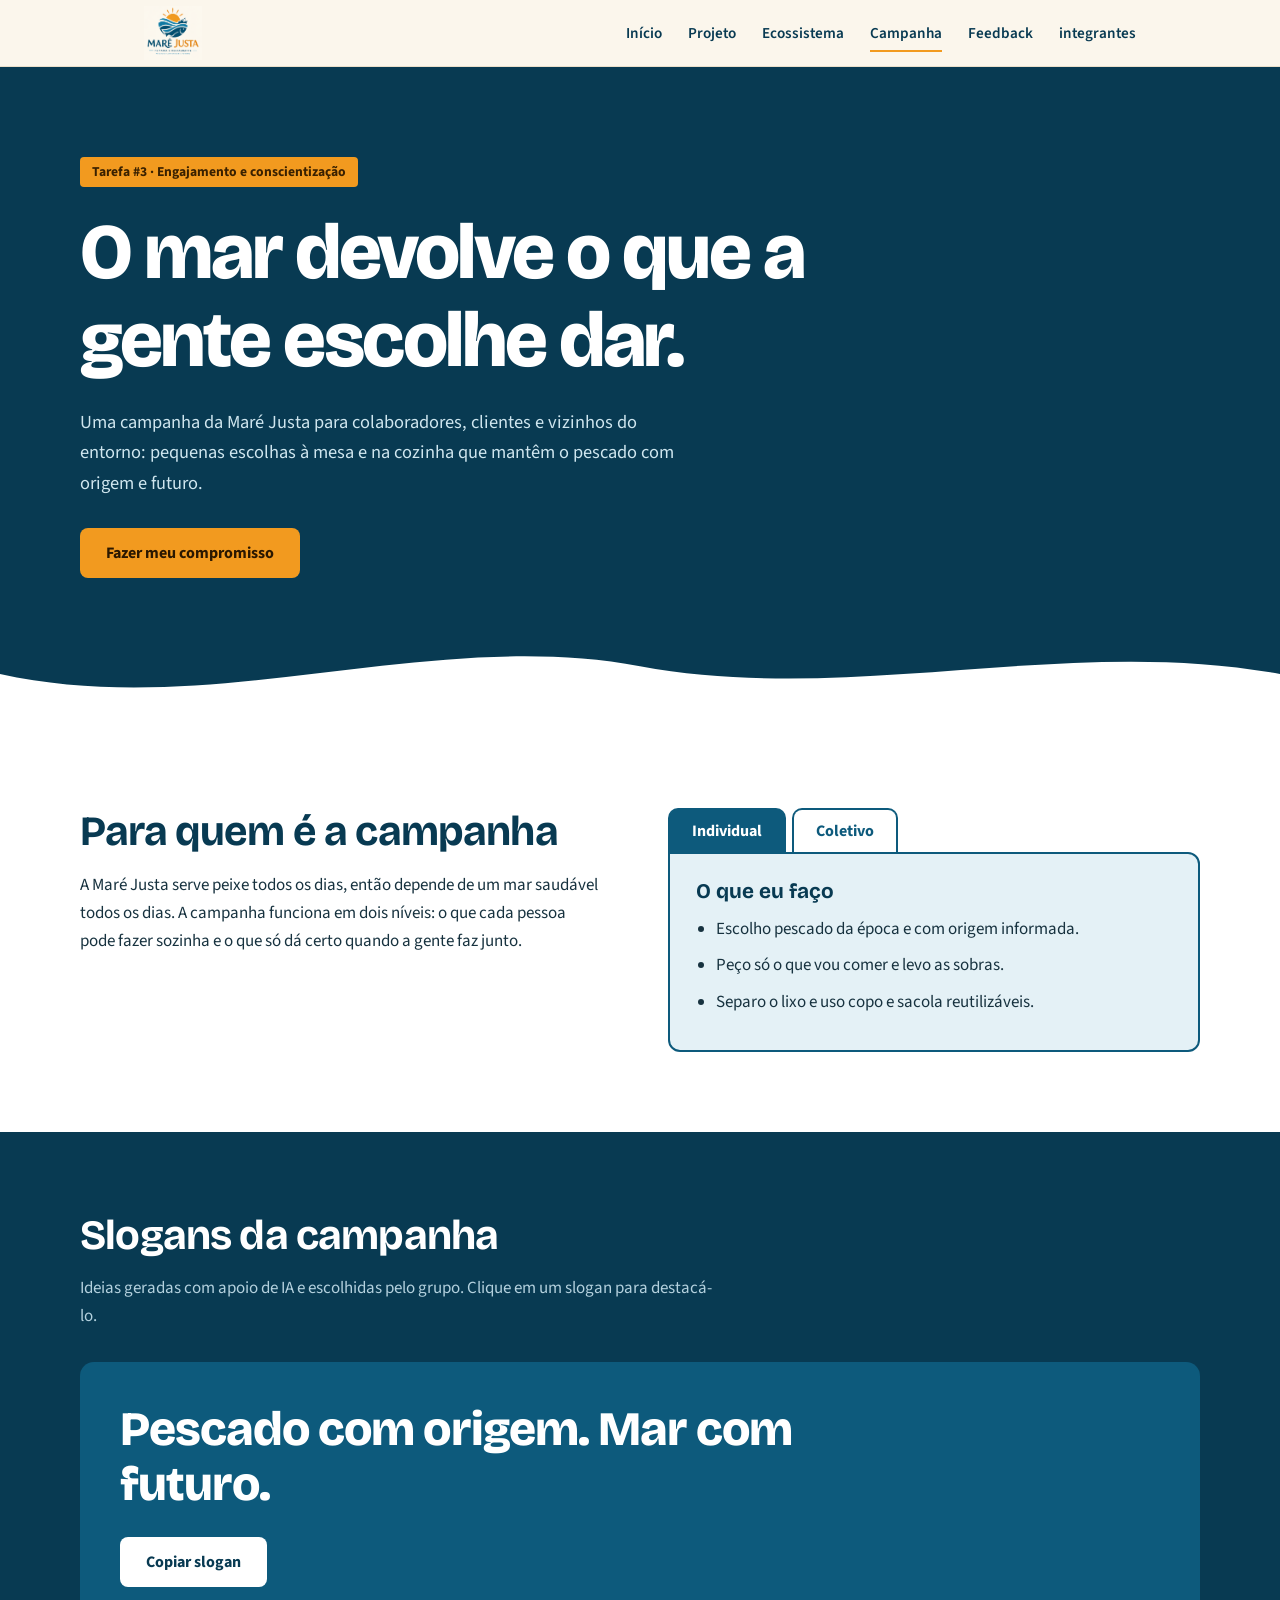
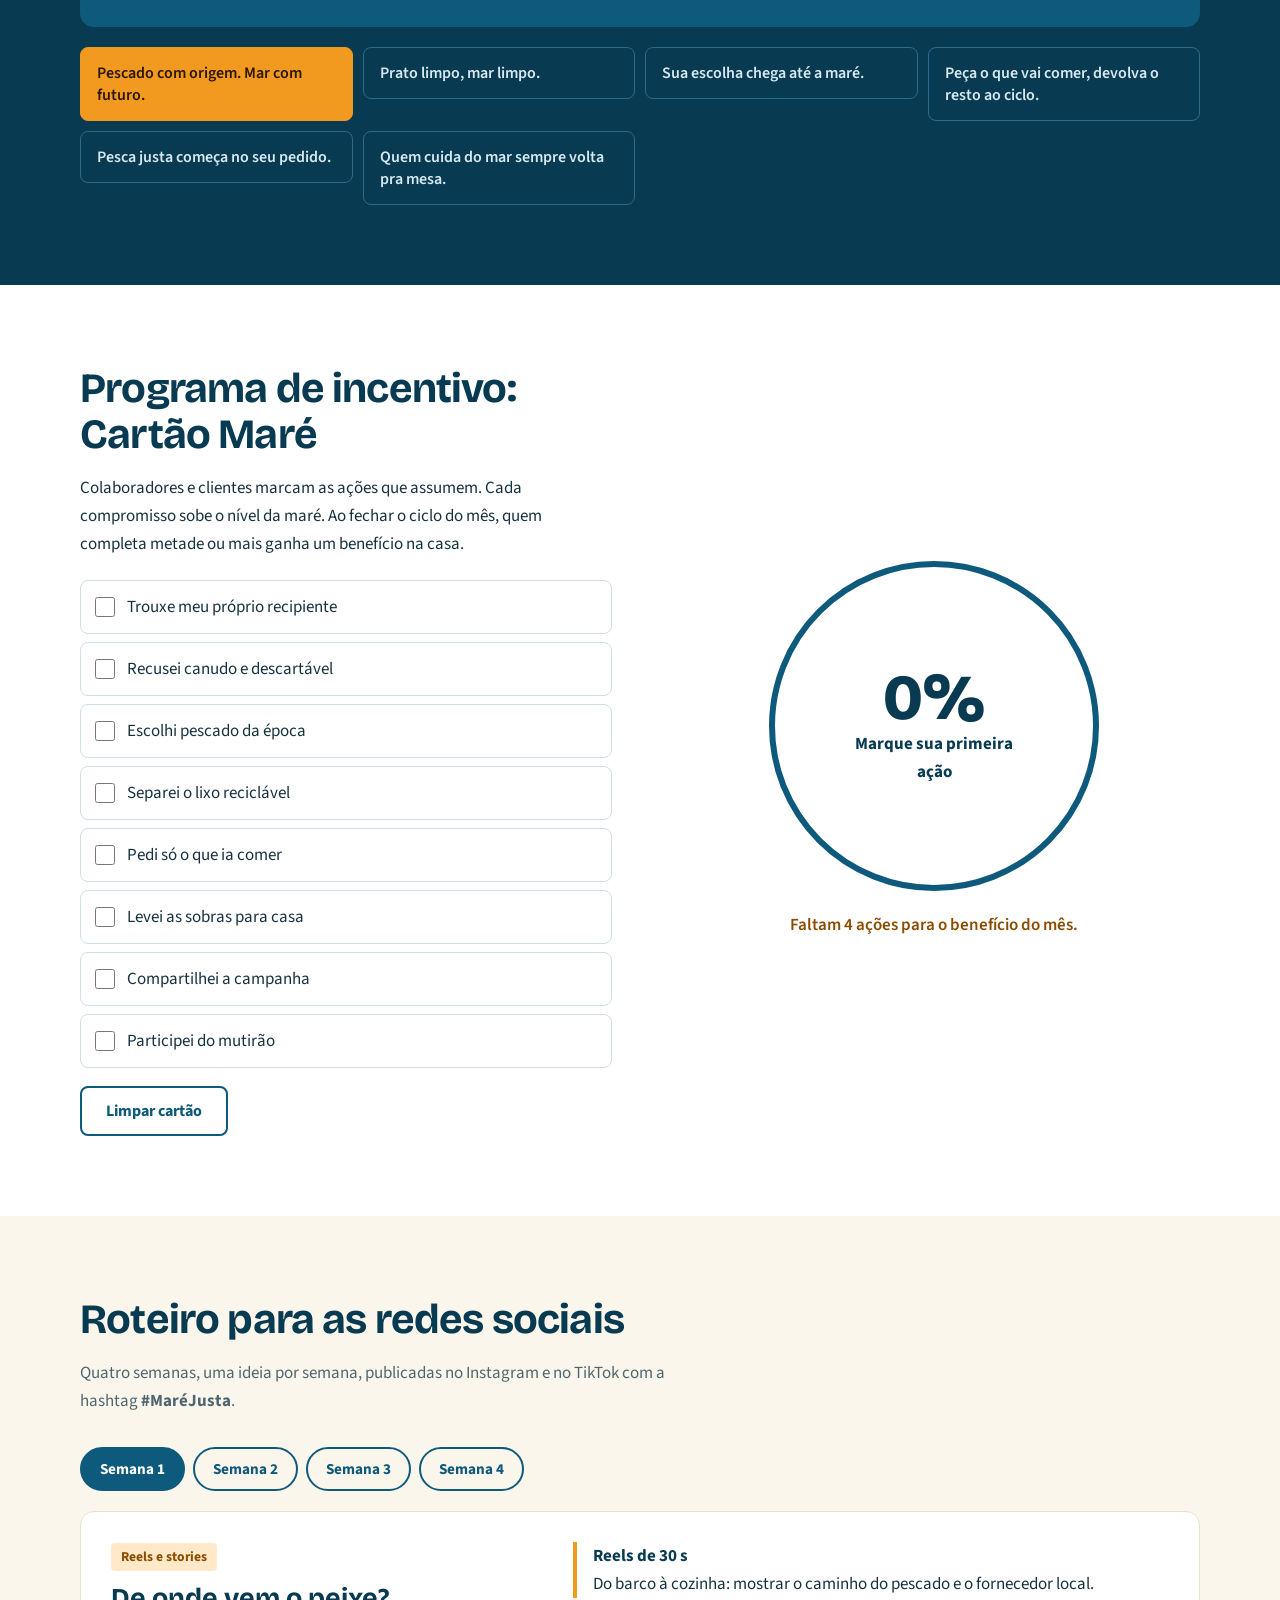
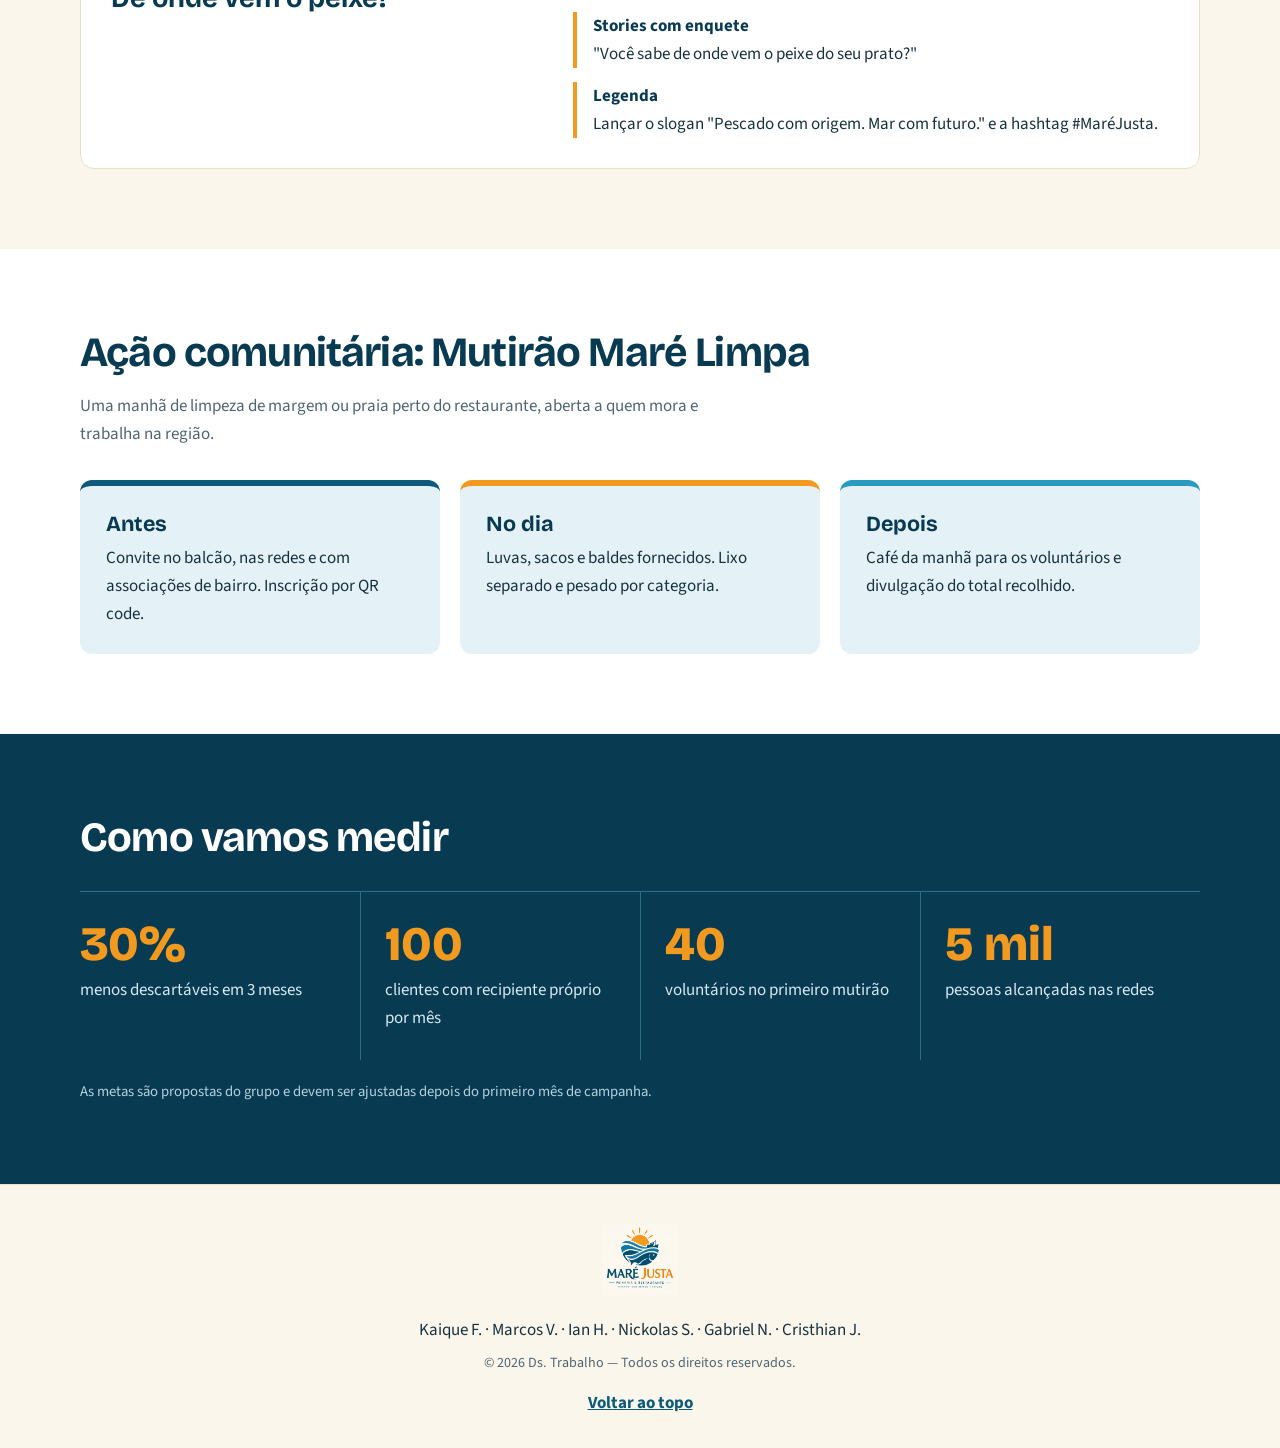
<file: page4.html>
<!DOCTYPE html>
<html lang="pt-BR">
<head>
    <meta charset="UTF-8">
    <meta name="viewport" content="width=device-width, initial-scale=1.0">
    <title>Maré Justa | Campanha de Conscientização</title>
    <link rel="stylesheet" href="page4.css">
</head>
<body>

    <header class="topo">
        <nav class="barra" aria-label="Navegação principal">
            <a href="index.html" class="marca"><img src="logotipo.png" alt="Maré Justa"></a>
            <button class="menu-botao" id="menuBotao" aria-expanded="false" aria-controls="menuLinks" aria-label="Abrir menu">☰</button>
            <ul class="links" id="menuLinks">
                <li><a href="index.html">Início</a></li>
                <li><a href="page2.html">Projeto</a></li>
                <li><a href="page3.html">Ecossistema</a></li>
                <li><a href="#campanha" class="ativo">Campanha</a></li>
                <li><a href="feedback.html">Feedback</a></li>
                <li><a href="integrantes.html">integrantes</a></li>
            </ul>
        </nav>
    </header>

    <section class="capa">
        <div class="capa-texto">
            <p class="selo">Tarefa #3 · Engajamento e conscientização</p>
            <h1>O mar devolve o que a gente escolhe dar.</h1>
            <p class="capa-sub">Uma campanha da Maré Justa para colaboradores, clientes e vizinhos do entorno: pequenas escolhas à mesa e na cozinha que mantêm o pescado com origem e futuro.</p>
            <a href="#compromisso" class="botao">Fazer meu compromisso</a>
        </div>
        <svg class="capa-onda" viewBox="0 0 1440 140" preserveAspectRatio="none" aria-hidden="true">
            <path d="M0,70 C240,130 480,10 720,60 C960,110 1200,20 1440,70 L1440,140 L0,140 Z"></path>
        </svg>
    </section>

    <main id="campanha">

        <!-- PÚBLICO E ESCOPO -->
        <section class="bloco">
            <div class="miolo duas-colunas">
                <div>
                    <h2>Para quem é a campanha</h2>
                    <p>A Maré Justa serve peixe todos os dias, então depende de um mar saudável todos os dias. A campanha funciona em dois níveis: o que cada pessoa pode fazer sozinha e o que só dá certo quando a gente faz junto.</p>
                </div>
                <div class="abas" role="tablist" aria-label="Nível da campanha">
                    <div class="abas-botoes">
                        <button role="tab" aria-selected="true" aria-controls="painel-ind" id="aba-ind" class="aba">Individual</button>
                        <button role="tab" aria-selected="false" aria-controls="painel-col" id="aba-col" class="aba" tabindex="-1">Coletivo</button>
                    </div>
                    <div role="tabpanel" id="painel-ind" aria-labelledby="aba-ind" class="painel">
                        <h3>O que eu faço</h3>
                        <ul>
                            <li>Escolho pescado da época e com origem informada.</li>
                            <li>Peço só o que vou comer e levo as sobras.</li>
                            <li>Separo o lixo e uso copo e sacola reutilizáveis.</li>
                        </ul>
                    </div>
                    <div role="tabpanel" id="painel-col" aria-labelledby="aba-col" class="painel" hidden>
                        <h3>O que fazemos juntos</h3>
                        <ul>
                            <li><strong>Colaboradores:</strong> metas de redução de descarte na cozinha e no salão.</li>
                            <li><strong>Clientes:</strong> desconto para quem traz recipiente próprio.</li>
                            <li><strong>Comunidade:</strong> mutirão de limpeza de margem e praia.</li>
                        </ul>
                    </div>
                </div>
            </div>
        </section>

        <!-- SLOGANS -->
        <section class="bloco fundo-azul">
            <div class="miolo">
                <h2>Slogans da campanha</h2>
                <p class="intro">Ideias geradas com apoio de IA e escolhidas pelo grupo. Clique em um slogan para destacá-lo.</p>
                <div class="slogan-palco" aria-live="polite">
                    <p class="slogan-grande" id="sloganGrande">Pescado com origem. Mar com futuro.</p>
                    <button class="botao-claro" id="copiarSlogan" type="button">Copiar slogan</button>
                </div>
                <ul class="slogans" id="listaSlogans">
                    <li><button type="button" class="slogan-item ativo">Pescado com origem. Mar com futuro.</button></li>
                    <li><button type="button" class="slogan-item">Prato limpo, mar limpo.</button></li>
                    <li><button type="button" class="slogan-item">Sua escolha chega até a maré.</button></li>
                    <li><button type="button" class="slogan-item">Peça o que vai comer, devolva o resto ao ciclo.</button></li>
                    <li><button type="button" class="slogan-item">Pesca justa começa no seu pedido.</button></li>
                    <li><button type="button" class="slogan-item">Quem cuida do mar sempre volta pra mesa.</button></li>
                </ul>
            </div>
        </section>

        <!-- COMPROMISSO INTERATIVO -->
        <section class="bloco" id="compromisso">
            <div class="miolo duas-colunas centro">
                <div>
                    <h2>Programa de incentivo: Cartão Maré</h2>
                    <p>Colaboradores e clientes marcam as ações que assumem. Cada compromisso sobe o nível da maré. Ao fechar o ciclo do mês, quem completa metade ou mais ganha um benefício na casa.</p>
                    <ul class="checklist" id="checklist">
                        <li><label><input type="checkbox" data-peso="1"> Trouxe meu próprio recipiente</label></li>
                        <li><label><input type="checkbox" data-peso="1"> Recusei canudo e descartável</label></li>
                        <li><label><input type="checkbox" data-peso="1"> Escolhi pescado da época</label></li>
                        <li><label><input type="checkbox" data-peso="1"> Separei o lixo reciclável</label></li>
                        <li><label><input type="checkbox" data-peso="1"> Pedi só o que ia comer</label></li>
                        <li><label><input type="checkbox" data-peso="1"> Levei as sobras para casa</label></li>
                        <li><label><input type="checkbox" data-peso="1"> Compartilhei a campanha</label></li>
                        <li><label><input type="checkbox" data-peso="1"> Participei do mutirão</label></li>
                    </ul>
                    <button type="button" class="botao-contorno" id="limparCartao">Limpar cartão</button>
                </div>
                <div class="medidor" role="img" aria-label="Nível da maré do compromisso">
                    <div class="circulo">
                        <div class="agua" id="agua"></div>
                        <div class="medida"><strong id="percentual">0%</strong><span id="mensagemNivel">Marque sua primeira ação</span></div>
                    </div>
                    <p class="beneficio" id="beneficio">Faltam 4 ações para o benefício do mês.</p>
                </div>
            </div>
        </section>

        <!-- REDES SOCIAIS -->
        <section class="bloco fundo-areia">
            <div class="miolo">
                <h2>Roteiro para as redes sociais</h2>
                <p class="intro">Quatro semanas, uma ideia por semana, publicadas no Instagram e no TikTok com a hashtag <strong>#MaréJusta</strong>.</p>
                <div class="abas-semana" role="tablist" aria-label="Semanas da campanha">
                    <button class="semana-botao" role="tab" aria-selected="true" data-semana="0">Semana 1</button>
                    <button class="semana-botao" role="tab" aria-selected="false" data-semana="1">Semana 2</button>
                    <button class="semana-botao" role="tab" aria-selected="false" data-semana="2">Semana 3</button>
                    <button class="semana-botao" role="tab" aria-selected="false" data-semana="3">Semana 4</button>
                </div>
                <article class="semana-painel" id="semanaPainel" aria-live="polite"></article>
            </div>
        </section>

        <!-- AÇÃO COMUNITÁRIA -->
        <section class="bloco">
            <div class="miolo">
                <h2>Ação comunitária: Mutirão Maré Limpa</h2>
                <p class="intro">Uma manhã de limpeza de margem ou praia perto do restaurante, aberta a quem mora e trabalha na região.</p>
                <ol class="etapas">
                    <li><h3>Antes</h3><p>Convite no balcão, nas redes e com associações de bairro. Inscrição por QR code.</p></li>
                    <li><h3>No dia</h3><p>Luvas, sacos e baldes fornecidos. Lixo separado e pesado por categoria.</p></li>
                    <li><h3>Depois</h3><p>Café da manhã para os voluntários e divulgação do total recolhido.</p></li>
                </ol>
            </div>
        </section>

        <!-- METAS -->
        <section class="bloco fundo-azul">
            <div class="miolo">
                <h2>Como vamos medir</h2>
                <div class="metas">
                    <div><strong>30%</strong><span>menos descartáveis em 3 meses</span></div>
                    <div><strong>100</strong><span>clientes com recipiente próprio por mês</span></div>
                    <div><strong>40</strong><span>voluntários no primeiro mutirão</span></div>
                    <div><strong>5 mil</strong><span>pessoas alcançadas nas redes</span></div>
                </div>
                <p class="nota">As metas são propostas do grupo e devem ser ajustadas depois do primeiro mês de campanha.</p>
            </div>
        </section>
    </main>

    <footer class="rodape">
        <img src="logotipo.png" alt="Maré Justa" class="rodape-logo">
        <p>Kaique F. · Marcos V. · Ian H. · Nickolas S. · Gabriel N. · Cristhian J.</p>
        <p class="creditos">© 2026 Ds. Trabalho — Todos os direitos reservados.</p>
        <a href="#campanha" class="voltar-topo">Voltar ao topo</a>
    </footer>

    <script src="page4.js"></script>
</body>
</html>
</file>
<file: ds2.css>
/* ===== CONFIGURAÇÕES GERAIS ===== */
* {
    margin: 0;
    padding: 0;
    box-sizing: border-box;
    scroll-behavior: smooth;
}

body {
    min-height: 100vh;
    display: flex;
    flex-direction: column;
    font-family: Arial, Helvetica, sans-serif;
    background-color: #f0f8ff; /* Mudado para Azul Alice (tom suave de água) */
    color: #00203f; /* Mudado para Azul Mar Profundo */
    line-height: 1.6;
}

/* ===== MENU DE NAVEGAÇÃO ===== */
.menu {
    background-color: #001220; /* Mudado para Azul Abissal */
    padding: 12px 5%;
    border-bottom: 3px solid #00b4d8; /* Mudado para Azul Oceano Claro */
}

.menu .nav {
    border-bottom: none;
    gap: 8px;
}

.menu .nav-link {
    color: #ffffff;
    border: 1px solid transparent;
    border-radius: 8px 8px 0 0;
    padding: 10px 18px;
    transition: 0.3s ease;
}

.menu .nav-link:hover {
    color: #00b4d8; /* Mudado para Azul Oceano Claro */
    background-color: #002540; /* Mudado para Azul Marinho Médio */
    border-color: #0077b6; /* Mudado para Azul Oceano Profundo */
}
/* --Botão em volta do cabeçalho de navegação */
.menu .nav-link.active {
    color: #94d2bd; /* Mudado para Azul Turquesa / Espuma */
    background-color: #f0f8ff; /* Mudado para Azul Alice */
    border-color: #00b4d8 #00b4d8 #f0f8ff; /* Mudado para tons de Azul Oceano */
    font-weight: bold;
}

/* ===== CABEÇALHO ===== */
.cabecalho {
    background: linear-gradient(135deg, #03045e, #0077b6); /* Mudado para Gradiente do fundo do mar ao oceano aberto */
    color: white;
    text-align: center;
    padding: 60px 20px;
    border-bottom: 6px solid #00b4d8; /* Mudado para Azul Oceano Claro */
}

.cabecalho h1 {
    font-size: clamp(26px, 4vw, 42px);
    font-weight: bold;
    text-transform: uppercase;
    letter-spacing: 1px;
    margin-bottom: 12px;
}

.cabecalho p {
    font-size: 18px;
    color: #90e0ef; /* Mudado para Azul Ciano Claro */
}

/* ===== CONTEÚDO PRINCIPAL ===== */
.conteudo {
    flex: 1;
    width: 100%;
    max-width: 1100px;
    margin: 0 auto;
    padding: 55px 25px;
}

.cartao {
    background-color: #ffffff;
    padding: 40px;
    border-radius: 16px;
    border-left: 6px solid #005f73; /* Mudado para Azul Recife Escuro */
    box-shadow: 0 8px 25px rgba(0, 32, 63, 0.10); /* Sombra ajustada para reflexo azul marinho */
    animation: aparecer 0.7s ease;
    transition: transform 0.3s ease, box-shadow 0.3s ease;
}

.cartao:hover {
    transform: translateY(-5px);
    box-shadow: 0 14px 30px rgba(0, 32, 63, 0.16); /* Sombra ajustada para reflexo azul marinho */
}

.cartao h2 {
    color: #03045e; /* Mudado para Azul Abissal */
    font-size: 30px;
    margin-bottom: 18px;
}

.cartao p {
    color: #003049; /* Mudado para Azul Oceano Escuro */
    font-size: 17px;
    margin-bottom: 25px;
}

/* ===== BOTÃO ===== */
.botao {
    display: inline-block;
    padding: 12px 24px;
    background: linear-gradient(135deg, #005f73, #0a9396); /* Mudado para Gradiente Mar do Caribe */
    color: white;
    text-decoration: none;
    font-weight: bold;
    border-radius: 8px;
    transition: 0.3s ease;
}

.botao:hover {
    background: #0077b6; /* Mudado para Azul Oceano Profundo */
    color: white;
    transform: translateY(-2px);
}

/* ===== RODAPÉ ===== */
.rodape {
    margin-top: auto;
    background-color: #001220; /* Mudado para Azul Abissal */
    color: white;
    text-align: center;
    padding: 35px 20px 20px;
    border-top: 5px solid #005f73; /* Mudado para Azul Recife Escuro */
}

.rodape h2 {
    color: #00b4d8; /* Mudado para Azul Oceano Claro */
    font-size: 24px;
    margin-bottom: 22px;
}

/* ===== INTEGRANTES COM E-MAIL ===== */
.integrantes {
    display: flex;
    justify-content: center;
    align-items: flex-start;
    flex-wrap: wrap;
    gap: 12px;
    max-width: 850px;
    margin: 0 auto;
}

.integrante {
    position: relative;
    background-color: #002540; /* Mudado para Azul Marinho Médio */
    border: 1px solid #0077b6; /* Mudado para Azul Oceano Profundo */
    border-radius: 8px;
    padding: 10px 18px;
    text-align: center;
    cursor: pointer;
    transition: 0.3s ease;
}

.integrante > p {
    margin: 0;
    color: white;
    font-weight: bold;
}

.integrante:hover,
.integrante:focus {
    background-color: #005f73; /* Mudado para Azul Recife Escuro e corrigido o caractere digitado errado */
    border-color: #00b4d8; /* Mudado para Azul Oceano Claro */
    transform: translateY(-3px);
}

/* ===== CAIXA DO E-MAIL ===== */
.email-integrante {
    position: absolute;
    top: calc(100% + 8px);
    left: 50%;
    transform: translate(-50%, 5px);
    z-index: 100;
    width: max-content;
    max-width: 260px;
    padding: 12px 15px;
    background-color: #001220; /* Mudado para Azul Abissal */
    border: 1px solid #0077b6; /* Mudado para Azul Oceano Profundo */
    border-top: 3px solid #00b4d8; /* Mudado para Azul Oceano Claro */
    border-radius: 8px;
    box-shadow: 0 8px 20px rgba(0, 0, 0, 0.3);
    opacity: 0;
    visibility: hidden;
    transition: opacity 0.25s ease, transform 0.25s ease;
}

.email-integrante span {
    display: block;
    margin-bottom: 4px;
    color: #00b4d8; /* Mudado para Azul Oceano Claro */
    font-size: 12px;
    font-weight: bold;
}

.email-integrante a {
    color: white;
    font-size: 13px;
    text-decoration: none;
    overflow-wrap: anywhere;
}

.email-integrante a:hover {
    color: #00b4d8; /* Mudado para Azul Oceano Claro */
    text-decoration: underline;
}

/* Mostrar e-mail ao passar o mouse ou focar pelo teclado */
.integrante:hover .email-integrante,
.integrante:focus-within .email-integrante,
.integrante:focus .email-integrante {
    opacity: 1;
    visibility: visible;
    transform: translate(-50%, 0);
}

/* ===== CRÉDITOS ===== */
.creditos {
    color: #90e0ef; /* Mudado para Azul Ciano Claro */
    font-size: 13px;
    margin-top: 28px;
    padding-top: 18px;
    border-top: 1px solid #005f73; /* Mudado para Azul Recife Escuro */
}

/* ===== ANIMAÇÃO ===== */
@keyframes aparecer {
    from {
        opacity: 0;
        transform: translateY(15px);
    }

    to {
        opacity: 1;
        transform: translateY(0);
    }
}

/* ===== RESPONSIVIDADE ===== */
@media (max-width: 600px) {
    .menu {
        padding: 10px;
    }

    .menu .nav {
        gap: 4px;
    }

    .menu .nav-link {
        padding: 8px 10px;
        font-size: 14px;
    }

    .cabecalho {
        padding: 40px 15px;
    }

    .cabecalho h1 {
        font-size: 27px;
    }

    .cabecalho p {
        font-size: 15px;
    }

    .conteudo {
        padding: 30px 15px;
    }

    .cartao {
        padding: 25px 20px;
    }

    .cartao h2 {
        font-size: 25px;
    }

    .integrantes {
        gap: 8px;
    }

    .integrante {
        padding: 8px 12px;
        font-size: 14px;
    }

    .email-integrante {
        max-width: 220px;
        white-space: normal;
    }
}

/* ===== ACESSIBILIDADE ===== */
@media (prefers-reduced-motion: reduce) {
    *,
    *::before,
    *::after {
        animation: none !important;
        transition: none !important;
        scroll-behavior: auto !important;
    }
}
</file>
<file: page3.css>
@import url('https://fonts.googleapis.com/css2?family=DM+Sans:wght@400;500;600;700&family=Manrope:wght@500;600;700;800&display=swap');

:root {
  --ocean: #123d4b;
  --deep: #092b36;
  --teal: #16877e;
  --aqua: #dff2ec;
  --sand: #f6f3eb;
  --ink: #26373b;
  --muted: #68797a;
  --line: #dce6e1;
  --white: #fff;
}

* {
  box-sizing: border-box;
}

html {
  scroll-behavior: smooth;
  scroll-padding-top: 85px;
}

body {
  margin: 0;
  color: var(--ink);
  background: var(--white);
  font: 16px/1.7 'DM Sans', Arial, sans-serif;
}

a {
  color: inherit;
}

h1, h2, h3 {
  font-family: 'Manrope', sans-serif;
  line-height: 1.2;
}

/* MENU */

.site-header {
  position: sticky;
  top: 0;
  z-index: 20;
  background: rgba(9,43,54,.97);
  backdrop-filter: blur(12px);
}

.navbar {
  width: min(1160px, 90%);
  min-height: 76px;
  margin: auto;
  display: flex;
  align-items: center;
  justify-content: space-between;
  gap: 25px;
}

.brand {
  display: inline-flex;
  align-items: center;
  gap: 9px;
  color: white;
  text-decoration: none;
  font: 800 1.25rem 'Manrope', sans-serif;
  letter-spacing: -.04em;
}

.brand b {
  color: #8ed9c9;
}

.brand-icon {
  color: #8ed9c9;
  font-size: 2rem;
  transform: rotate(-15deg);
}

.nav-links {
  display: flex;
  align-items: center;
  gap: 27px;
  list-style: none;
  margin: 0;
  padding: 0;
}

.nav-links a {
  color: rgba(255,255,255,.8);
  text-decoration: none;
  font-size: .88rem;
  font-weight: 600;
  transition: color .2s;
}

.nav-links a:hover,
.nav-links a.active {
  color: #9ce1d2;
}

.menu-toggle {
  display: none;
  border: 1px solid #63818a;
  color: white;
  background: transparent;
  border-radius: 8px;
  padding: 6px 11px;
  font-size: 1.2rem;
}

/* CAPA */

.page-hero {
  min-height: 535px;
  position: relative;
  overflow: hidden;
  display: flex;
  align-items: center;
  background: linear-gradient(
    105deg,
    #092b36 0%,
    #104d59 62%,
    #177b79 100%
  );
  color: white;
}

.hero-inner {
  position: relative;
  z-index: 2;
  width: min(1160px, 88%);
  margin: auto;
  padding: 95px 0 115px;
}

.eyebrow,
.section-kicker {
  color: var(--teal);
  text-transform: uppercase;
  letter-spacing: .15em;
  font-size: .72rem;
  font-weight: 700;
}

.page-hero .eyebrow {
  color: #a4e4d6;
}

.page-hero h1 {
  margin: 18px 0;
  max-width: 760px;
  font-size: clamp(2.8rem, 6.7vw, 5.4rem);
  line-height: 1.05;
  letter-spacing: -.065em;
}

.page-hero h1 em {
  color: #a2e0d2;
  font-style: normal;
}

.page-hero p {
  max-width: 650px;
  color: rgba(255,255,255,.82);
  font-size: 1.08rem;
}

.cta {
  display: inline-flex;
  align-items: center;
  gap: 20px;
  margin-top: 18px;
  padding: 12px 19px;
  border-radius: 5px;
  background: #a2e0d2;
  color: var(--deep);
  text-decoration: none;
  font-weight: 700;
  transition: transform .2s, background .2s;
}

.cta:hover {
  transform: translateY(-3px);
  background: white;
}

/* ILUSTRAÇÃO DO OCEANO */

.hero-art {
  position: absolute;
  width: 520px;
  height: 440px;
  right: -65px;
  bottom: -90px;
  opacity: .8;
}

.sun {
  position: absolute;
  width: 180px;
  height: 180px;
  border-radius: 50%;
  background: #f3c878;
  top: 5px;
  right: 150px;
  box-shadow: 0 0 80px rgba(243,200,120,.18);
}

.wave {
  position: absolute;
  width: 700px;
  height: 190px;
  border-radius: 50%;
  transform: rotate(-17deg);
}

.wave-one {
  top: 170px;
  right: -50px;
  background: #3ba69a;
}

.wave-two {
  top: 220px;
  right: -100px;
  background: #237f82;
}

.wave-three {
  top: 275px;
  right: -50px;
  background: #0c5265;
}

.hero-bottom-label {
  position: absolute;
  right: 5%;
  bottom: 24px;
  z-index: 2;
  color: rgba(255,255,255,.7);
  font-size: .75rem;
  letter-spacing: .12em;
  text-transform: uppercase;
}

/* ESTRUTURA DAS SEÇÕES */

.section-shell {
  width: min(1080px, 88%);
  margin: auto;
  padding: 82px 0;
}

.intro-grid {
  display: grid;
  grid-template-columns: 1fr 1fr;
  gap: 65px;
  align-items: start;
}

.intro h2,
.section-heading h2,
.sources-section h2 {
  margin: 12px 0;
  color: var(--ocean);
  font-size: clamp(1.9rem, 3.8vw, 2.8rem);
  letter-spacing: -.05em;
}

.intro h2 {
  max-width: 480px;
}

.intro p {
  margin-top: 0;
  color: var(--muted);
}

.intro .intro-lead {
  color: var(--ocean);
  font-size: 1.17rem;
  font-weight: 700;
}

/* SERVIÇOS ECOSSISTÊMICOS */

.services-section {
  background: var(--sand);
}

.section-heading {
  display: flex;
  justify-content: space-between;
  align-items: end;
  gap: 40px;
  margin-bottom: 32px;
}

.section-heading > p {
  max-width: 470px;
  margin: 0 0 8px;
  color: var(--muted);
}

.service-grid {
  display: grid;
  grid-template-columns: repeat(4, 1fr);
  gap: 16px;
}

.service-card {
  min-height: 310px;
  padding: 23px 20px;
  border: 1px solid var(--line);
  background: white;
  border-radius: 9px;
  transition: transform .22s, box-shadow .22s;
}

.service-card:hover {
  transform: translateY(-5px);
  box-shadow: 0 15px 30px rgba(9,43,54,.09);
}

.service-top {
  display: flex;
  justify-content: space-between;
  align-items: center;
}

.service-symbol {
  font-size: 1.9rem;
}

.card-index {
  color: #9aa9a5;
  font: 700 .78rem 'Manrope';
}

.service-card h3 {
  margin: 18px 0 9px;
  color: var(--ocean);
  font-size: 1.3rem;
}

.service-card > p {
  color: var(--muted);
  font-size: .91rem;
  min-height: 75px;
}

.card-example {
  margin-top: 17px;
  padding-top: 14px;
  border-top: 1px solid var(--line);
  color: var(--muted);
  font-size: .85rem;
}

.card-example b {
  display: block;
  margin-bottom: 5px;
  color: var(--teal);
  font-size: .76rem;
  text-transform: uppercase;
  letter-spacing: .08em;
}

.highlight-note {
  display: flex;
  align-items: center;
  gap: 15px;
  margin-top: 24px;
  padding: 17px 20px;
  border-left: 3px solid var(--teal);
  background: #e6f1eb;
}

.highlight-note > span {
  color: var(--teal);
  font-size: 1.5rem;
}

.highlight-note p {
  margin: 0;
  color: var(--ocean);
}

/* CADEIA DE VALOR */

.chain-section .section-heading {
  align-items: start;
}

.chain-list {
  border-top: 1px solid var(--line);
}

.chain-list article {
  display: grid;
  grid-template-columns: 65px 1fr auto;
  align-items: center;
  gap: 20px;
  padding: 22px 5px;
  border-bottom: 1px solid var(--line);
}

.chain-number {
  color: var(--teal);
  font: 800 1.3rem 'Manrope';
}

.chain-list h3 {
  margin: 0 0 5px;
  color: var(--ocean);
  font-size: 1.1rem;
}

.chain-list p {
  margin: 0;
  color: var(--muted);
}

.chain-tag {
  padding: 6px 11px;
  border-radius: 30px;
  background: var(--aqua);
  color: var(--teal);
  font-size: .75rem;
  font-weight: 700;
  white-space: nowrap;
}

/* IMPACTOS AMBIENTAIS */

.impacts-section {
  background: var(--deep);
  color: white;
}

.light-heading h2 {
  color: white;
}

.light-heading .section-kicker {
  color: #8ed9c9;
}

.light-heading > p {
  color: rgba(255,255,255,.65);
}

.impact-grid {
  display: grid;
  grid-template-columns: 1fr 1fr;
  gap: 15px;
}

.impact-card {
  display: flex;
  gap: 17px;
  padding: 23px;
  border: 1px solid rgba(255,255,255,.15);
  background: rgba(255,255,255,.045);
  border-radius: 8px;
}

.impact-card > span {
  color: #8ed9c9;
  font: 800 1.3rem 'Manrope';
}

.impact-card h3 {
  margin: 0 0 8px;
  color: white;
}

.impact-card p {
  margin: 0;
  color: rgba(255,255,255,.7);
  font-size: .91rem;
}

/* TABELAS */

.solutions-section .section-heading {
  align-items: start;
}

.solution-table-wrap {
  overflow-x: auto;
  border: 1px solid var(--line);
  border-radius: 8px;
}

table {
  width: 100%;
  min-width: 600px;
  border-collapse: collapse;
  background: white;
}

th, td {
  padding: 15px 18px;
  text-align: left;
  border-bottom: 1px solid var(--line);
}

th {
  background: var(--ocean);
  color: white;
  font: 700 .83rem 'Manrope';
}

td {
  color: var(--muted);
  font-size: .91rem;
}

td:first-child {
  color: var(--ocean);
  font-weight: 700;
}

tbody tr:nth-child(even) {
  background: #f7faf8;
}

tbody tr:last-child td {
  border-bottom: 0;
}

/* COMPENSAÇÃO */

.compensation {
  display: flex;
  gap: 18px;
  align-items: center;
  margin-top: 23px;
  padding: 20px;
  background: var(--aqua);
  border-radius: 8px;
}

.compensation-icon {
  font-size: 2rem;
}

.compensation b {
  color: var(--ocean);
}

.compensation p {
  margin: 3px 0 0;
  color: var(--muted);
}

/* MATRIZ */

.matrix-section {
  background: var(--sand);
}

/* ANÁLISE CRÍTICA */

.critical-section {
  padding-top: 75px;
  padding-bottom: 75px;
}

.critical-panel {
  padding: 48px 52px;
  border-radius: 10px;
  background: var(--ocean);
  color: rgba(255,255,255,.8);
}

.critical-panel .section-kicker {
  color: #9de0d1;
}

.critical-panel h2 {
  max-width: 700px;
  margin: 12px 0 20px;
  color: white;
  font-size: clamp(2rem, 4vw, 3rem);
  letter-spacing: -.05em;
}

.critical-panel p {
  max-width: 850px;
}

/* REFLEXÃO DO GRUPO */

.group-section {
  background: #f3f7f3;
}

.reflection-grid {
  display: grid;
  grid-template-columns: repeat(3, 1fr);
  gap: 16px;
}

.reflection-grid article {
  padding: 24px;
  background: white;
  border: 1px solid var(--line);
  border-radius: 8px;
}

.reflection-grid article > span {
  display: grid;
  width: 35px;
  height: 35px;
  place-items: center;
  border-radius: 50%;
  color: white;
  background: var(--teal);
  font-weight: 700;
}

.reflection-grid h3 {
  margin: 17px 0 8px;
  color: var(--ocean);
}

.reflection-grid p {
  margin: 0;
  color: var(--muted);
  font-size: .92rem;
}

/* FONTES */

.sources-section h2 {
  margin-bottom: 8px;
}

.sources-section > p {
  color: var(--muted);
}

.source-links {
  display: flex;
  flex-wrap: wrap;
  gap: 12px;
  margin-top: 22px;
}

.source-links a {
  display: flex;
  gap: 25px;
  justify-content: space-between;
  min-width: 160px;
  padding: 13px 17px;
  border: 1px solid var(--line);
  border-radius: 6px;
  color: var(--ocean);
  text-decoration: none;
  font-weight: 700;
  transition: border .2s, background .2s;
}

.source-links a:hover {
  border-color: var(--teal);
  background: var(--aqua);
}

.source-links span {
  color: var(--teal);
}

/* RODAPÉ */

.footer {
  display: flex;
  flex-wrap: wrap;
  align-items: center;
  justify-content: space-between;
  gap: 18px;
  padding: 27px 6%;
  background: var(--deep);
  color: rgba(255,255,255,.7);
}

.footer p {
  margin: 0;
  font-size: .9rem;
}

.top-link {
  color: #9de0d1;
  text-decoration: none;
  font-weight: 700;
  font-size: .9rem;
}

/* RESPONSIVIDADE */

@media (max-width: 900px) {

  .service-grid {
    grid-template-columns: repeat(2, 1fr);
  }

  .hero-art {
    right: -220px;
    opacity: .5;
  }

}

@media (max-width: 680px) {

  .navbar {
    min-height: 68px;
  }

  .menu-toggle {
    display: block;
  }

  .nav-links {
    display: none;
    position: absolute;
    top: 62px;
    left: 0;
    right: 0;
    padding: 18px;
    background: var(--deep);
    border-radius: 8px;
    flex-direction: column;
    align-items: flex-start;
    gap: 16px;
  }

  .nav-links.open {
    display: flex;
  }

  .page-hero {
    min-height: 500px;
  }

  .hero-inner {
    padding: 80px 0 100px;
  }

  .hero-art {
    right: -340px;
    opacity: .3;
  }

  .hero-bottom-label {
    font-size: .62rem;
  }

  .section-shell {
    padding: 60px 0;
  }

  .intro-grid {
    grid-template-columns: 1fr;
    gap: 10px;
  }

  .section-heading {
    display: block;
  }

  .section-heading > p {
    margin-top: 12px;
  }

  .service-grid,
  .impact-grid,
  .reflection-grid {
    grid-template-columns: 1fr;
  }

  .service-card {
    min-height: 0;
  }

  .service-card > p {
    min-height: 0;
  }

  .chain-list article {
    grid-template-columns: 40px 1fr;
    gap: 12px;
  }

  .chain-tag {
    grid-column: 2;
    justify-self: start;
  }

  .critical-panel {
    padding: 30px 24px;
  }

  .footer {
    flex-direction: column;
    align-items: flex-start;
  }

}
</file>
<file: page4.css>
@import url('https://fonts.googleapis.com/css2?family=Bricolage+Grotesque:opsz,wght@12..96,500;12..96,700;12..96,800&family=Source+Sans+3:wght@400;600;700&display=swap');

:root {
  --mar: #0d5a7c;
  --fundo-mar: #083a52;
  --sol: #f29a1f;
  --sol-escuro: #8a4d00;
  --areia: #fbf6ec;
  --espuma: #e4f1f6;
  --tinta: #17323f;
  --suave: #4f6670;
}

* { box-sizing: border-box; margin: 0; padding: 0; }
html { scroll-behavior: smooth; scroll-padding-top: 80px; }

body {
  font: 17px/1.65 'Source Sans 3', Arial, sans-serif;
  color: var(--tinta);
  background: #fff;
}

h1, h2, h3 { font-family: 'Bricolage Grotesque', sans-serif; line-height: 1.12; color: var(--fundo-mar); }
a { color: inherit; }

:focus-visible { outline: 3px solid var(--sol); outline-offset: 3px; }

/* TOPO */
.topo { position: sticky; top: 0; z-index: 30; background: var(--areia); border-bottom: 1px solid #eadfca; }
.barra { max-width: 1120px; margin: auto; padding: 6px 5%; display: flex; align-items: center; justify-content: space-between; gap: 20px; }
.marca img { height: 54px; display: block; }
.links { display: flex; gap: 26px; list-style: none; }
.links a { text-decoration: none; font-weight: 600; font-size: .95rem; color: var(--fundo-mar); padding: 6px 0; border-bottom: 2px solid transparent; }
.links a:hover, .links a.ativo { border-color: var(--sol); }
.menu-botao { display: none; background: none; border: 1px solid var(--mar); color: var(--mar); border-radius: 8px; padding: 4px 11px; font-size: 1.3rem; cursor: pointer; }

/* CAPA */
.capa { position: relative; background: var(--fundo-mar); color: #fff; padding: 90px 5% 150px; overflow: hidden; }
.capa-texto { max-width: 1120px; margin: auto; }
.selo { display: inline-block; background: var(--sol); color: #3a2100; font-weight: 700; font-size: .85rem; padding: 4px 12px; border-radius: 4px; margin-bottom: 22px; }
.capa h1 { color: #fff; font-size: clamp(2.4rem, 6.5vw, 4.9rem); font-weight: 800; letter-spacing: -.03em; max-width: 820px; }
.capa-sub { max-width: 600px; margin: 22px 0 30px; font-size: 1.15rem; color: #cfe6ef; }
.capa-onda { position: absolute; left: 0; bottom: -1px; width: 100%; height: 110px; fill: #fff; }

.botao, .botao-claro, .botao-contorno {
  display: inline-block; font: 700 1rem 'Source Sans 3', sans-serif; text-decoration: none;
  padding: 12px 24px; border-radius: 8px; cursor: pointer; border: 2px solid transparent; transition: background .2s, color .2s;
}
.botao { background: var(--sol); color: #2b1800; }
.botao:hover { background: #ffb44d; }
.botao-claro { background: #fff; color: var(--fundo-mar); }
.botao-claro:hover { background: var(--sol); }
.botao-contorno { background: transparent; color: var(--mar); border-color: var(--mar); margin-top: 18px; }
.botao-contorno:hover { background: var(--mar); color: #fff; }

/* BLOCOS */
.bloco { padding: 80px 5%; }
.miolo { max-width: 1120px; margin: auto; }
.fundo-azul { background: var(--fundo-mar); color: #d6e9f1; }
.fundo-azul h2 { color: #fff; }
.fundo-areia { background: var(--areia); }
.bloco h2 { font-size: clamp(1.8rem, 3.6vw, 2.6rem); margin-bottom: 16px; letter-spacing: -.02em; }
.intro { max-width: 640px; margin-bottom: 32px; color: var(--suave); }
.fundo-azul .intro { color: #b4d1de; }
.duas-colunas { display: grid; grid-template-columns: 1fr 1fr; gap: 56px; align-items: start; }
.duas-colunas.centro { align-items: center; }
.duas-colunas p { max-width: 520px; }

/* ABAS INDIVIDUAL / COLETIVO */
.abas-botoes { display: flex; gap: 6px; }
.aba { font: 700 1rem 'Source Sans 3', sans-serif; padding: 10px 22px; border: 2px solid var(--mar); border-bottom: 0; border-radius: 10px 10px 0 0; background: #fff; color: var(--mar); cursor: pointer; }
.aba[aria-selected="true"] { background: var(--mar); color: #fff; }
.painel { border: 2px solid var(--mar); border-radius: 0 12px 12px 12px; padding: 26px; background: var(--espuma); }
.painel h3 { margin-bottom: 12px; font-size: 1.3rem; }
.painel ul { padding-left: 20px; }
.painel li { margin: 8px 0; }

/* SLOGANS */
.slogan-palco { background: var(--mar); border-radius: 14px; padding: 40px; margin-bottom: 20px; display: flex; flex-direction: column; align-items: flex-start; gap: 24px; }
.slogan-grande { font: 800 clamp(1.7rem, 4vw, 3rem)/1.15 'Bricolage Grotesque', sans-serif; color: #fff; max-width: 780px; letter-spacing: -.02em; }
.slogans { list-style: none; display: grid; grid-template-columns: repeat(auto-fit, minmax(240px, 1fr)); gap: 10px; }
.slogan-item { width: 100%; text-align: left; font: 600 1rem 'Source Sans 3', sans-serif; padding: 14px 16px; border-radius: 8px; border: 1px solid #2b6c8a; background: transparent; color: #d6e9f1; cursor: pointer; transition: background .2s; }
.slogan-item:hover { background: #0d4a66; }
.slogan-item.ativo { background: var(--sol); border-color: var(--sol); color: #2b1800; }

/* CARTÃO MARÉ */
.checklist { list-style: none; margin-top: 22px; display: grid; gap: 8px; }
.checklist label { display: flex; align-items: center; gap: 12px; padding: 12px 14px; border: 1px solid #cfdfe6; border-radius: 8px; cursor: pointer; transition: background .2s, border-color .2s; }
.checklist label:hover { background: var(--espuma); }
.checklist input { width: 20px; height: 20px; accent-color: var(--mar); flex-shrink: 0; }
.checklist label:has(input:checked) { background: var(--espuma); border-color: var(--mar); font-weight: 600; }

.medidor { text-align: center; }
.circulo { position: relative; width: min(330px, 80vw); aspect-ratio: 1; margin: auto; border-radius: 50%; border: 6px solid var(--mar); overflow: hidden; background: #fff; }
.agua { position: absolute; left: -10%; width: 120%; bottom: 0; height: 0%; background: linear-gradient(#2a9ac0, #0d5a7c); transition: height .8s cubic-bezier(.3,.8,.3,1); }
.agua::before { content: ""; position: absolute; top: -14px; left: 0; width: 200%; height: 28px; background: radial-gradient(circle at 14px 28px, transparent 13px, #2a9ac0 14px) repeat-x; background-size: 56px 28px; animation: ondular 5s linear infinite; }
.agua[style*="height: 0%"]::before { display: none; }
@keyframes ondular { to { transform: translateX(-56px); } }
.medida { position: absolute; inset: 0; display: flex; flex-direction: column; align-items: center; justify-content: center; padding: 20px; z-index: 2; color: var(--fundo-mar); text-shadow: 0 0 8px #fff, 0 0 3px #fff; }
.medida strong { font: 800 4rem/1 'Bricolage Grotesque', sans-serif; }
.medida span { font-weight: 700; max-width: 180px; }
.beneficio { margin-top: 20px; font-weight: 600; color: var(--sol-escuro); max-width: none !important; }

/* REDES */
.abas-semana { display: flex; flex-wrap: wrap; gap: 8px; margin-bottom: 20px; }
.semana-botao { font: 700 .95rem 'Source Sans 3', sans-serif; padding: 9px 18px; border-radius: 999px; border: 2px solid var(--mar); background: transparent; color: var(--mar); cursor: pointer; }
.semana-botao[aria-selected="true"] { background: var(--mar); color: #fff; }
.semana-painel { background: #fff; border: 1px solid #eadfca; border-radius: 14px; padding: 30px; display: grid; grid-template-columns: 1fr 1.4fr; gap: 36px; }
.semana-painel h3 { font-size: 1.7rem; margin-bottom: 10px; }
.semana-painel .formato { display: inline-block; background: #ffe9c8; color: var(--sol-escuro); font-weight: 700; font-size: .85rem; padding: 3px 10px; border-radius: 4px; margin-bottom: 12px; }
.posts { list-style: none; display: grid; gap: 14px; }
.posts li { padding-left: 16px; border-left: 4px solid var(--sol); }
.posts b { display: block; color: var(--fundo-mar); }

/* ETAPAS */
.etapas { list-style: none; display: grid; grid-template-columns: repeat(3, 1fr); gap: 20px; margin-top: 28px; }
.etapas li { padding: 26px; border-radius: 12px; background: var(--espuma); border-top: 6px solid var(--mar); }
.etapas li:nth-child(2) { border-top-color: var(--sol); }
.etapas li:nth-child(3) { border-top-color: #2a9ac0; }
.etapas h3 { margin-bottom: 8px; font-size: 1.35rem; }

/* METAS */
.metas { display: grid; grid-template-columns: repeat(4, 1fr); gap: 0; border-top: 1px solid #2b6c8a; margin-top: 30px; }
.metas div { padding: 28px 20px 28px 0; }
.metas div + div { padding-left: 24px; border-left: 1px solid #2b6c8a; }
.metas strong { display: block; font: 800 3rem/1 'Bricolage Grotesque', sans-serif; color: var(--sol); margin-bottom: 8px; }
.nota { margin-top: 20px; font-size: .92rem; color: #b4d1de; }

/* RODAPÉ */
.rodape { background: var(--areia); text-align: center; padding: 40px 5% 30px; border-top: 1px solid #eadfca; }
.rodape-logo { height: 70px; margin-bottom: 12px; }
.creditos { font-size: .88rem; color: var(--suave); margin: 8px 0 14px; }
.voltar-topo { font-weight: 700; color: var(--mar); }

/* RESPONSIVO */
@media (max-width: 860px) {
  .duas-colunas, .semana-painel, .etapas { grid-template-columns: 1fr; gap: 28px; }
  .metas { grid-template-columns: 1fr 1fr; }
  .metas div:nth-child(3) { padding-left: 0; border-left: 0; }
  .metas div:nth-child(n+3) { border-top: 1px solid #2b6c8a; }
  .menu-botao { display: block; }
  .links { display: none; position: absolute; top: 100%; left: 0; right: 0; flex-direction: column; gap: 4px; padding: 14px 5% 18px; background: var(--areia); border-bottom: 1px solid #eadfca; }
  .links.aberto { display: flex; }
  .bloco { padding: 56px 5%; }
  .capa { padding: 60px 5% 120px; }
  .slogan-palco { padding: 26px; }
}

@media (prefers-reduced-motion: reduce) {
  *, *::before, *::after { animation: none !important; transition: none !important; scroll-behavior: auto !important; }
}
</file>
